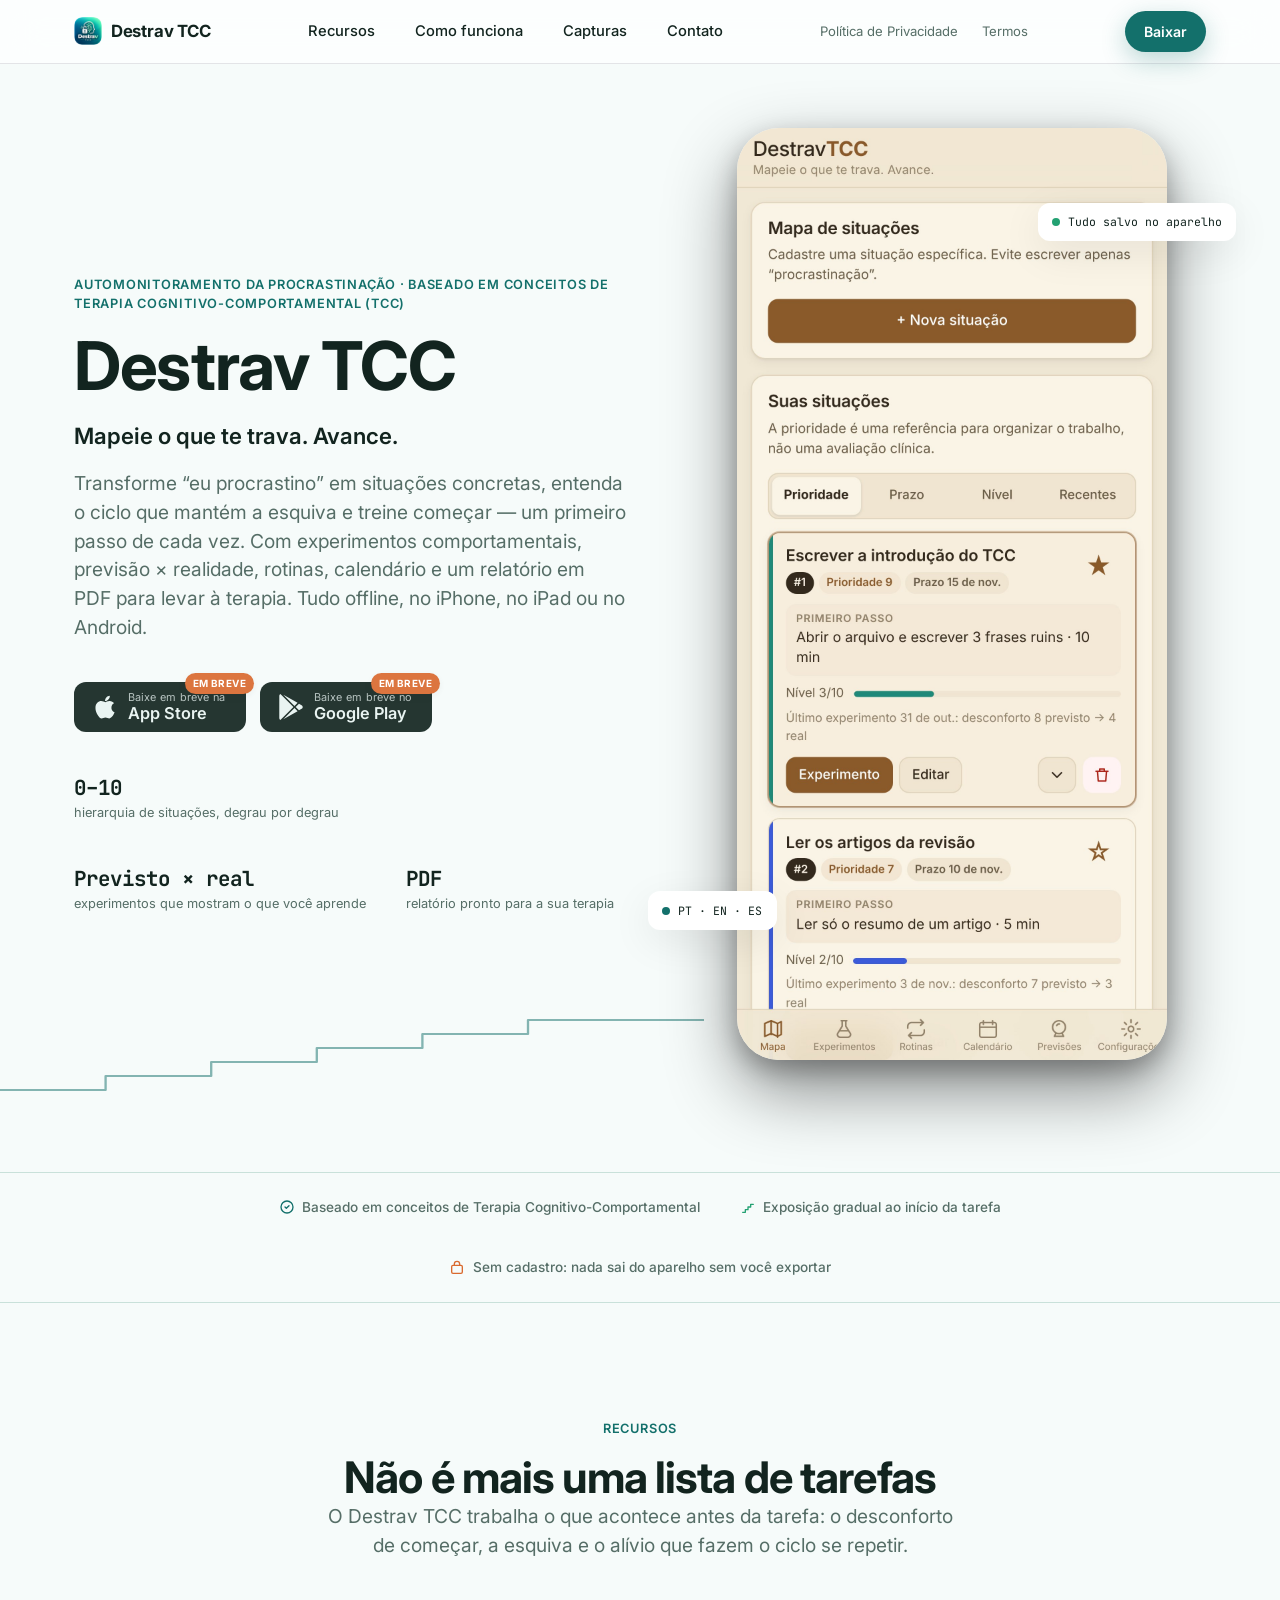
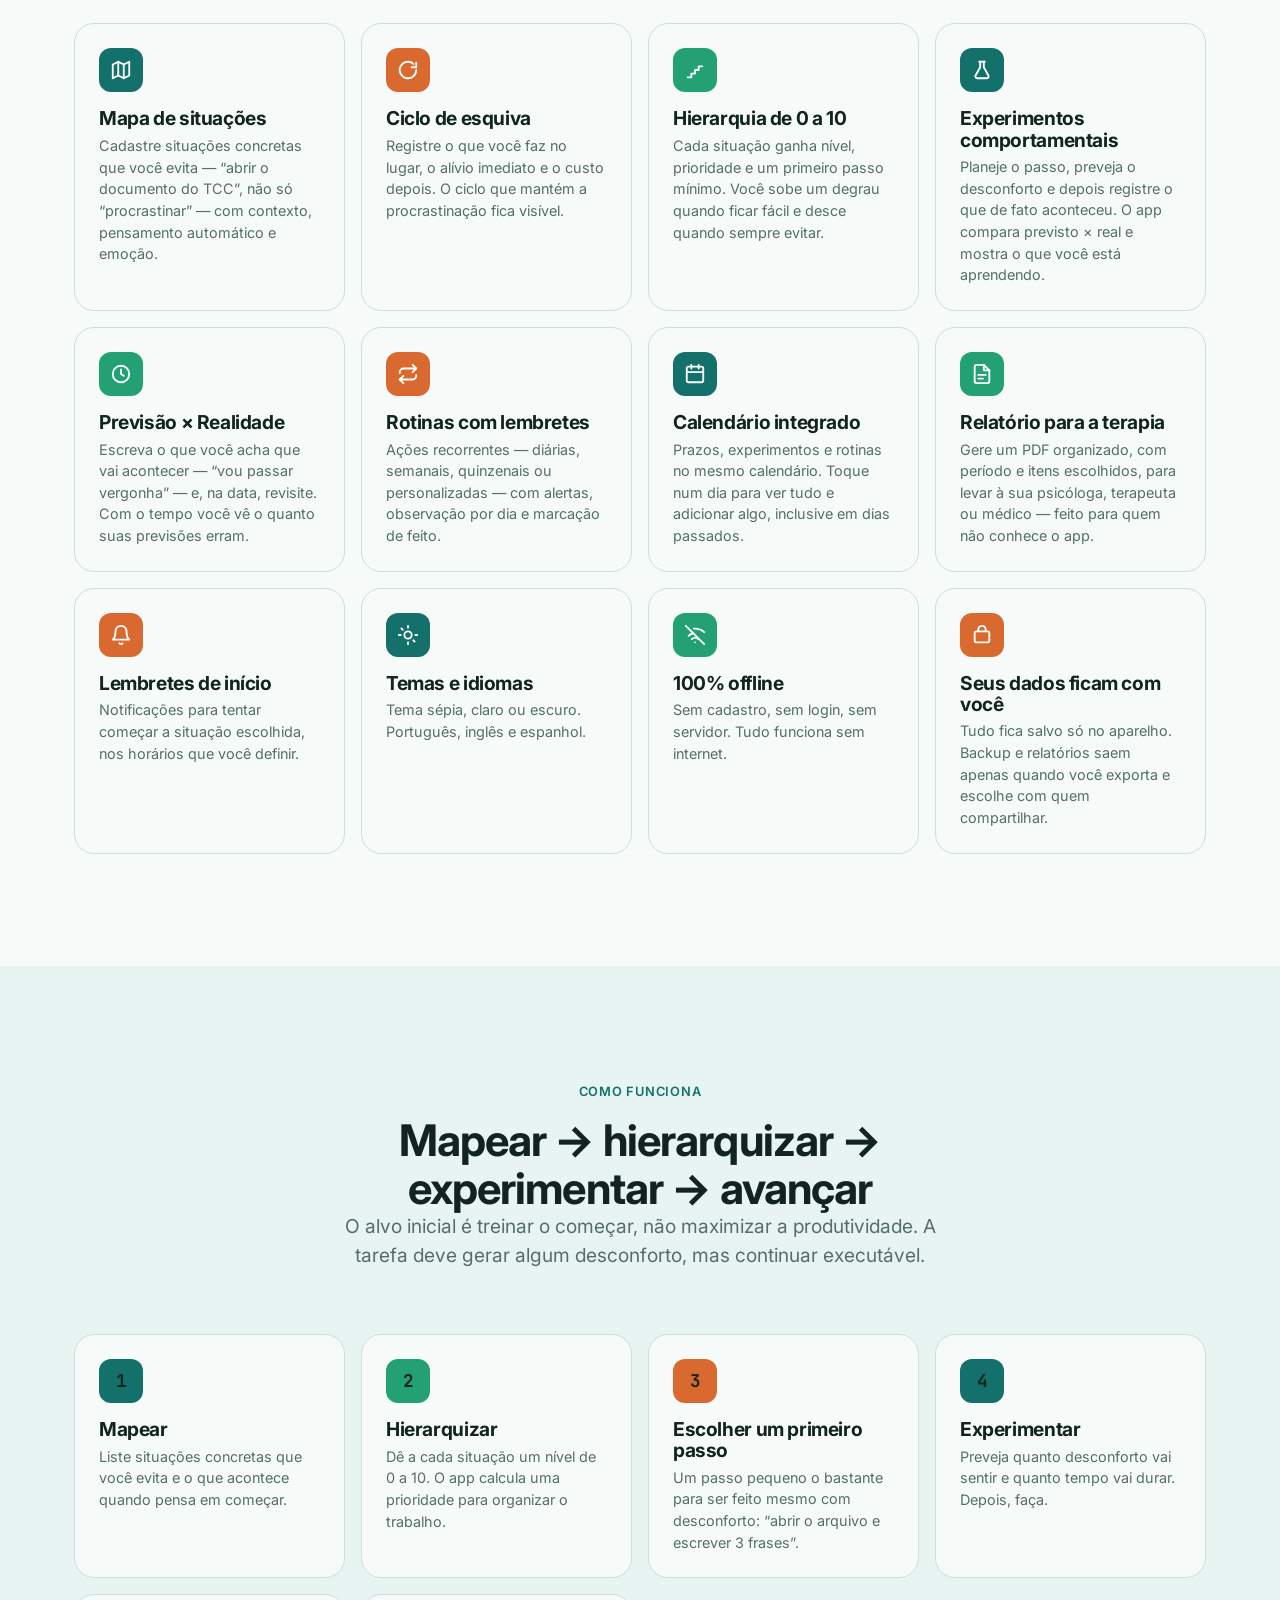
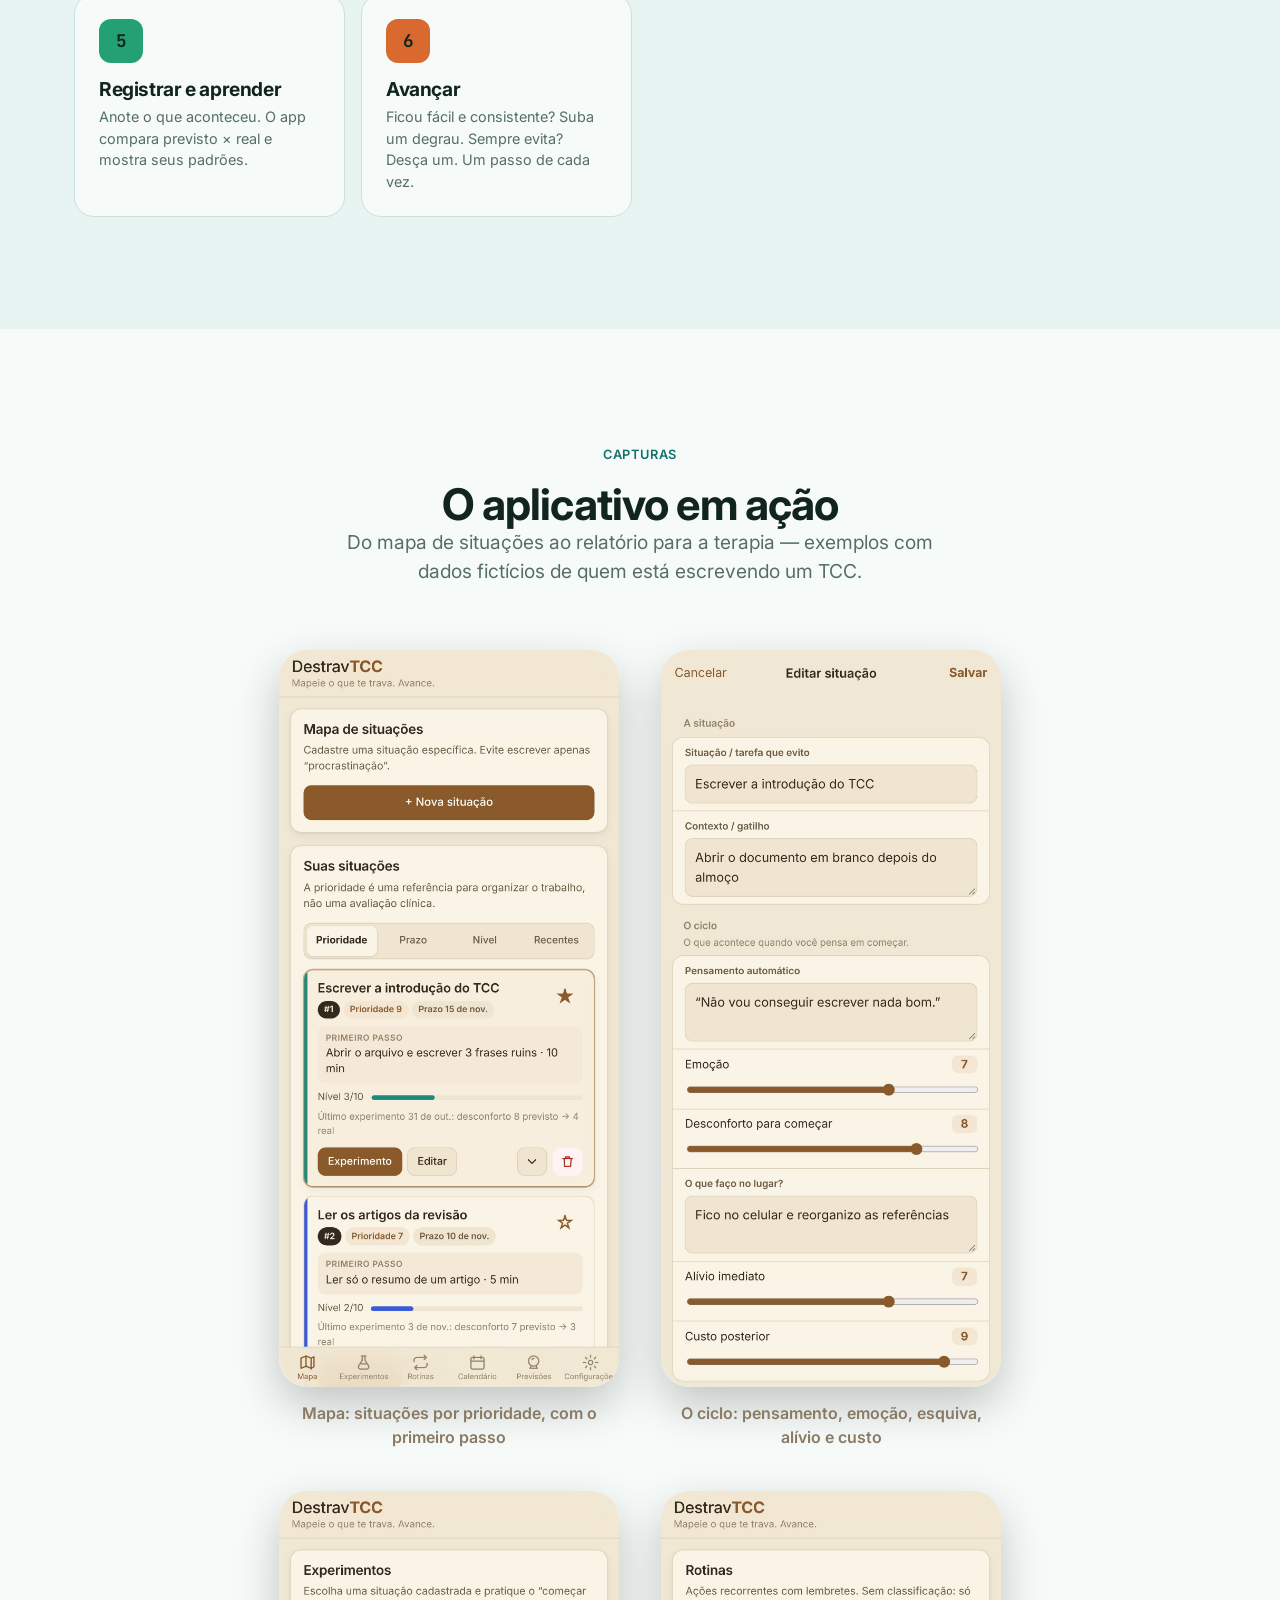
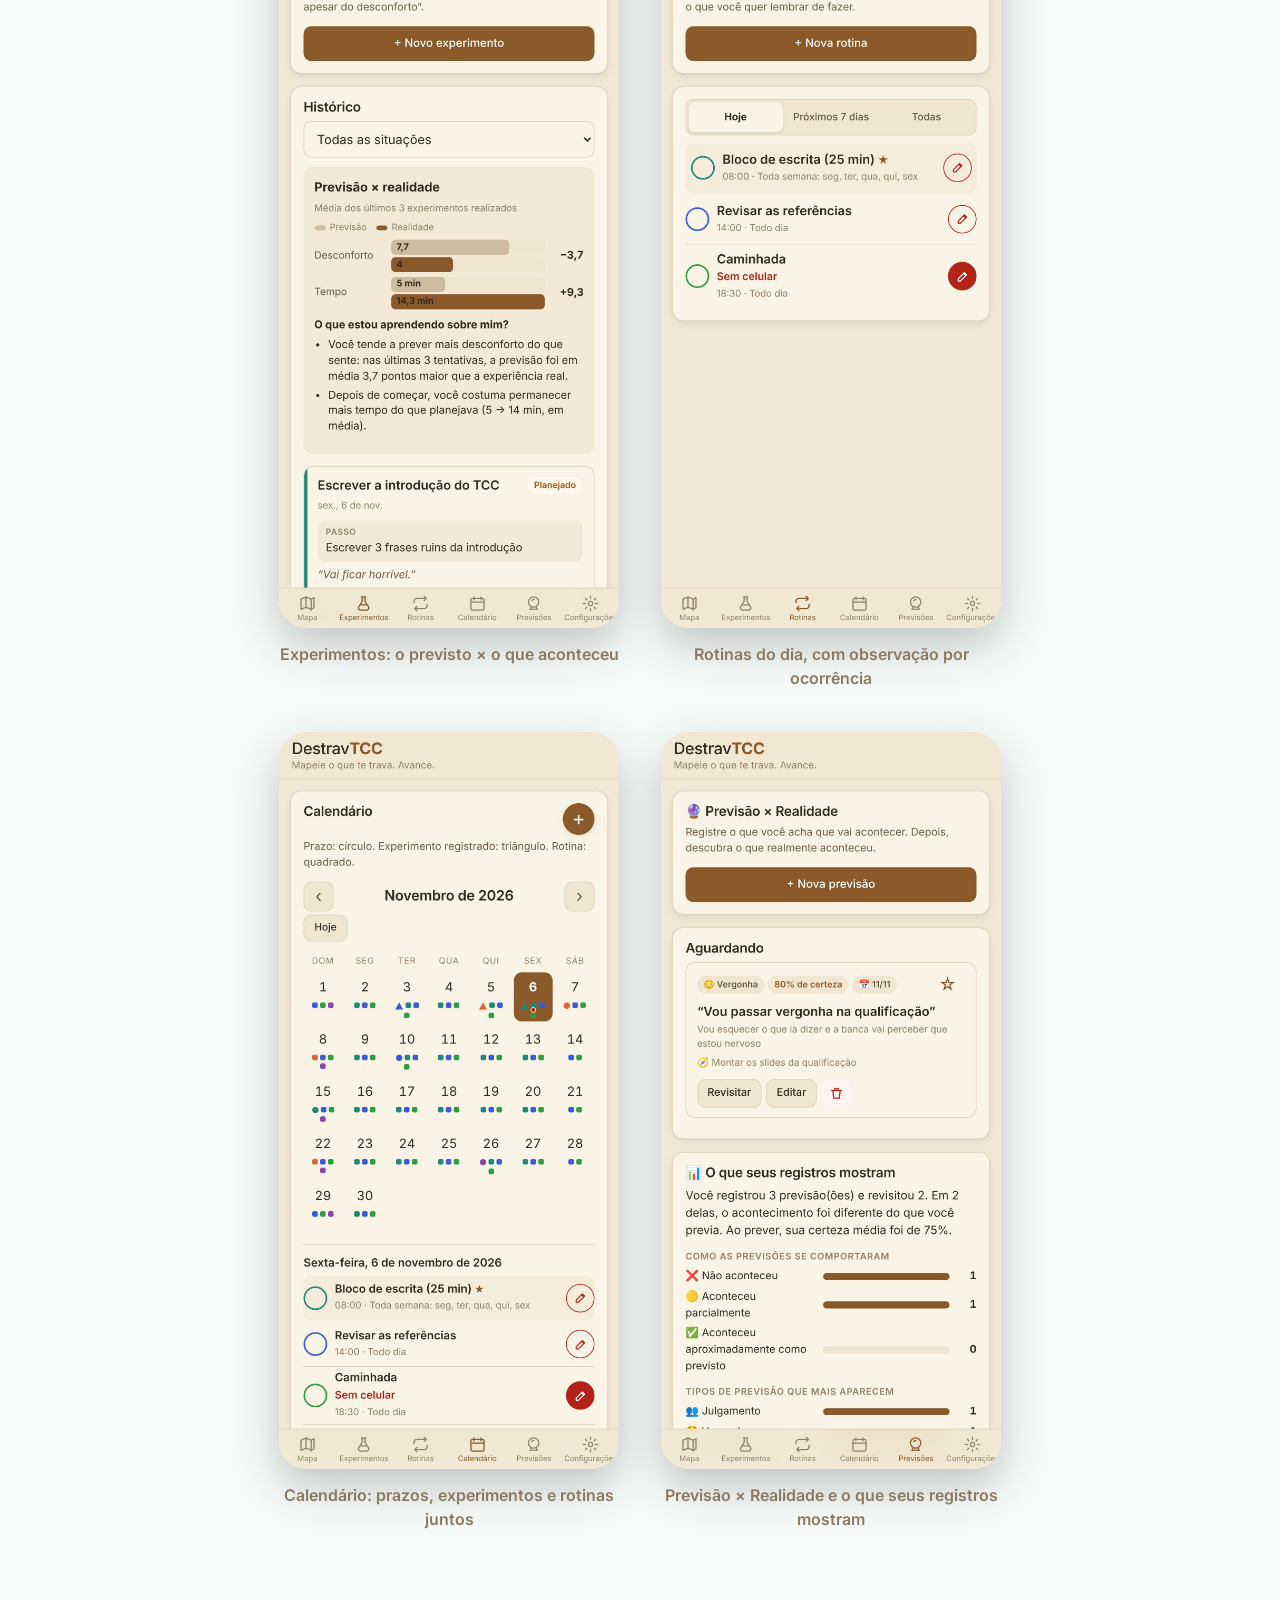
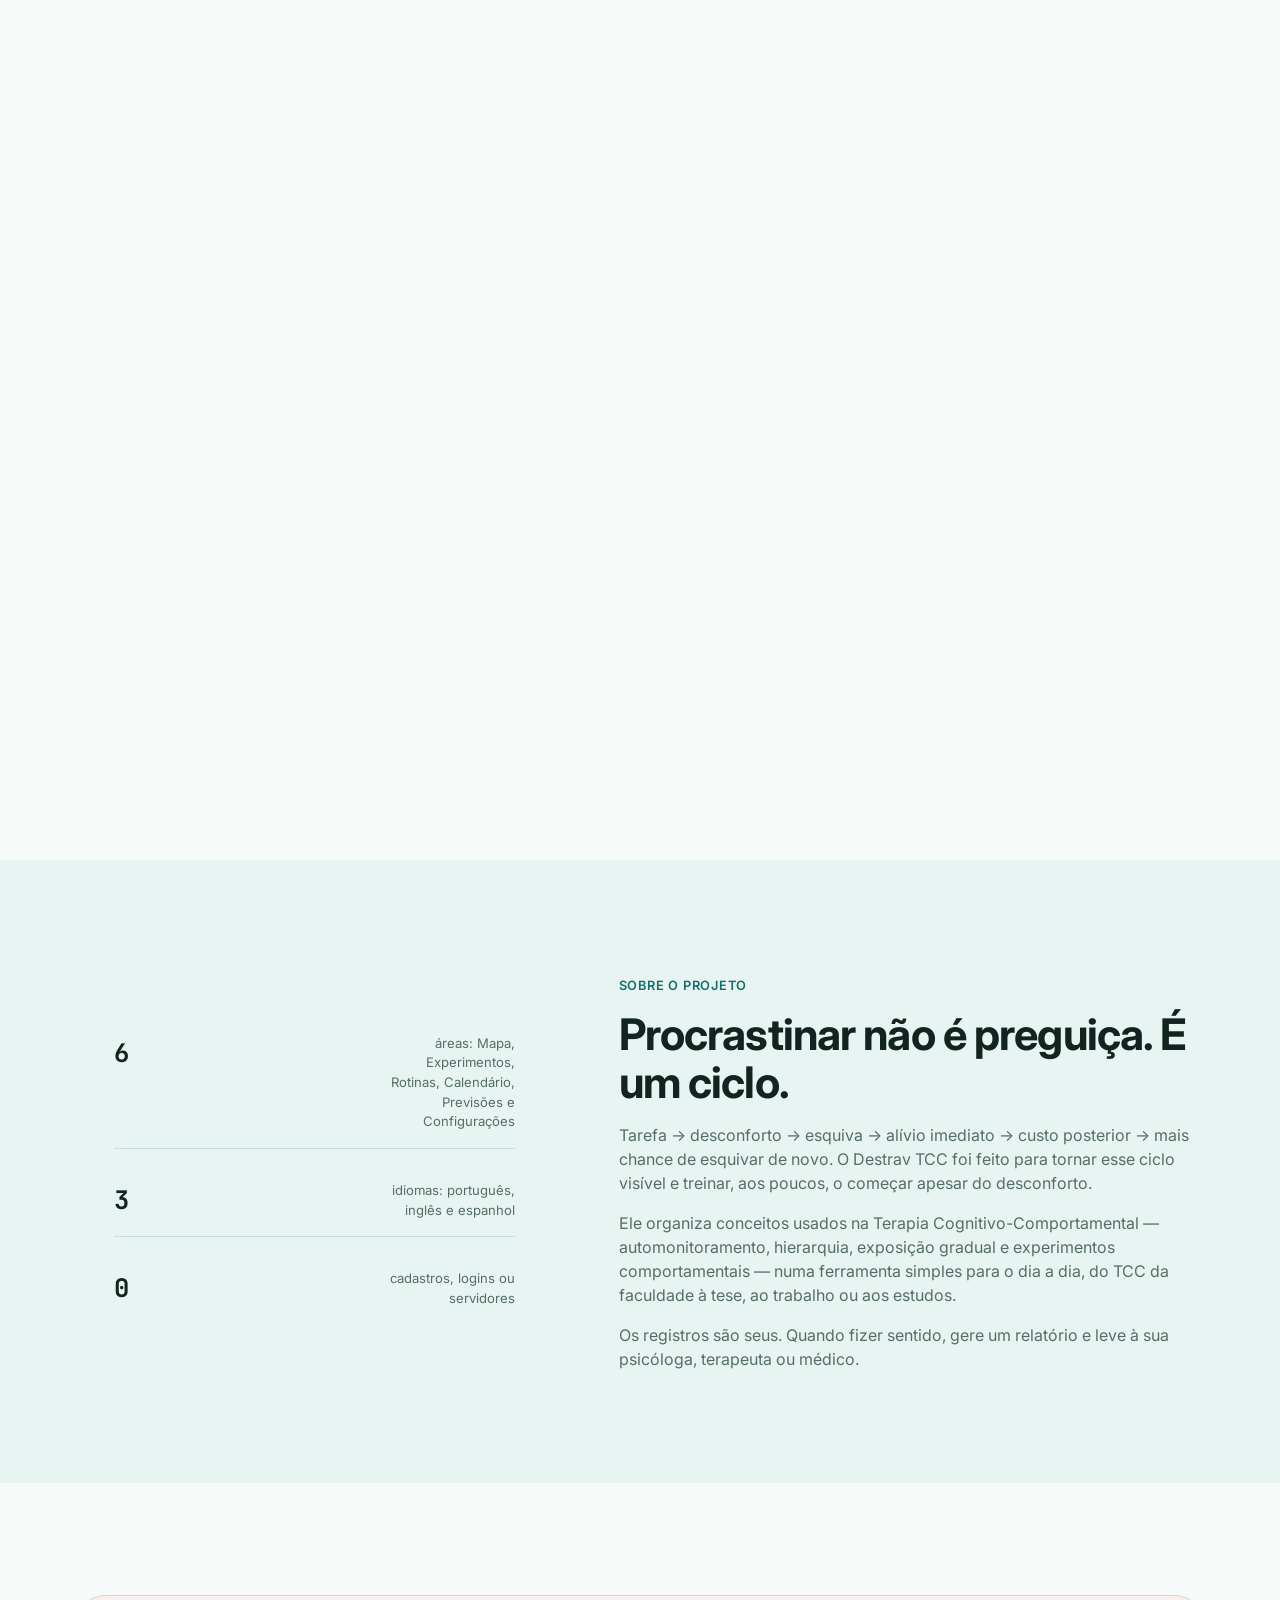
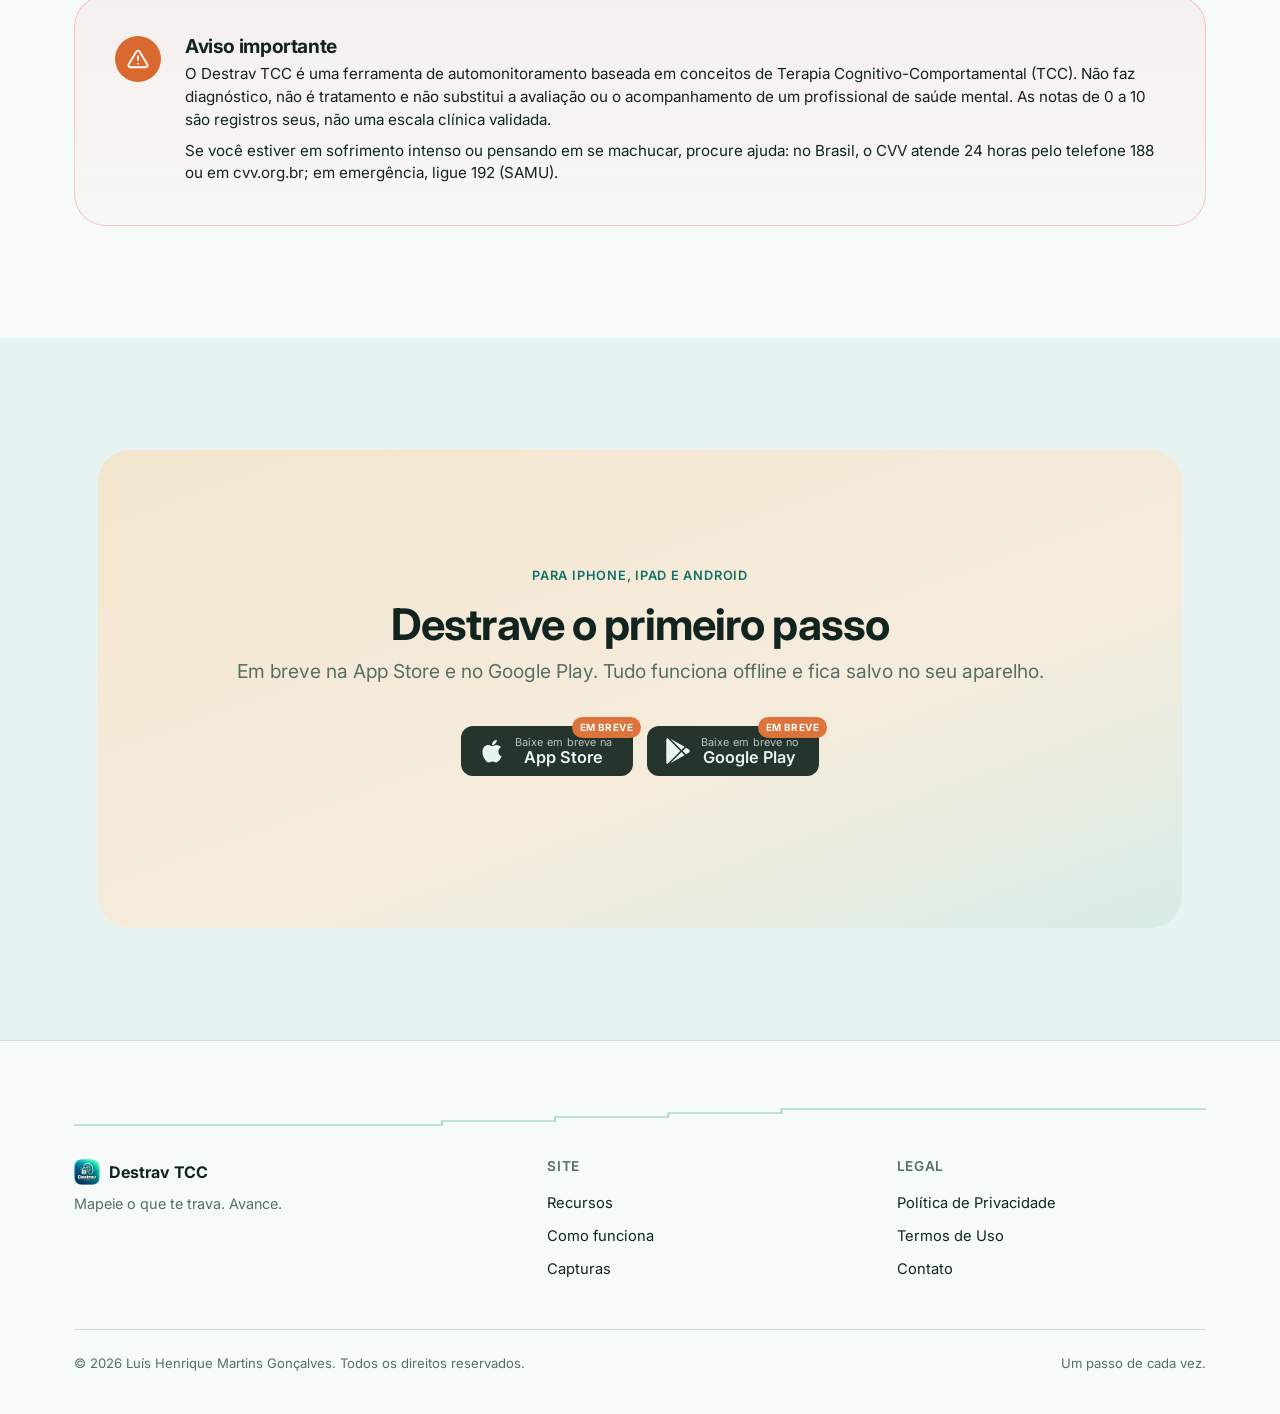
<file: index.html>
<!DOCTYPE html>
<html lang="pt-BR">
<head>
<meta charset="UTF-8" />
<meta name="viewport" content="width=device-width, initial-scale=1.0" />
<title>Destrav TCC — Mapeie o que te trava. Avance.</title>
<meta name="description" content="Destrav TCC é um app de automonitoramento da procrastinação baseado em conceitos de Terapia Cognitivo-Comportamental (TCC): mapa de situações, hierarquia, primeiro passo, experimentos comportamentais, rotinas, calendário e relatório em PDF para a terapia. Offline, para iPhone, iPad e Android." />
<meta name="author" content="Luís Henrique Martins Gonçalves" />
<link rel="canonical" href="https://drluishmg-code.github.io/destravtcc/index.html" />
<meta name="robots" content="index, follow" />

<link rel="icon" type="image/x-icon" href="assets/favicon.ico" />
<link rel="apple-touch-icon" href="assets/apple-touch-icon.png" />
<link rel="manifest" href="manifest.json" />
<meta name="theme-color" content="#13706b" />

<meta property="og:type" content="website" />
<meta property="og:title" content="Destrav TCC — Mapeie o que te trava. Avance." />
<meta property="og:description" content="Destrav TCC é um app de automonitoramento da procrastinação baseado em conceitos de Terapia Cognitivo-Comportamental (TCC): mapa de situações, hierarquia, primeiro passo, experimentos comportamentais, rotinas, calendário e relatório em PDF para a terapia. Offline, para iPhone, iPad e Android." />
<meta property="og:image" content="https://drluishmg-code.github.io/destravtcc/assets/social-preview.png" />
<meta property="og:url" content="https://drluishmg-code.github.io/destravtcc/index.html" />
<meta property="og:locale" content="pt_BR" />
<meta property="og:site_name" content="Destrav TCC" />
<meta name="twitter:card" content="summary_large_image" />
<meta name="twitter:title" content="Destrav TCC — Mapeie o que te trava. Avance." />
<meta name="twitter:description" content="Destrav TCC é um app de automonitoramento da procrastinação baseado em conceitos de Terapia Cognitivo-Comportamental (TCC): mapa de situações, hierarquia, primeiro passo, experimentos comportamentais, rotinas, calendário e relatório em PDF para a terapia. Offline, para iPhone, iPad e Android." />
<meta name="twitter:image" content="https://drluishmg-code.github.io/destravtcc/assets/social-preview.png" />

<link rel="preconnect" href="https://fonts.googleapis.com" />
<link rel="preconnect" href="https://fonts.gstatic.com" crossorigin />
<link href="https://fonts.googleapis.com/css2?family=Inter:wght@400;500;600;700;800&family=JetBrains+Mono:wght@500;700&display=swap" rel="stylesheet" />
<link rel="stylesheet" href="style.css" />
<script type="application/ld+json">
{
  "@context": "https://schema.org",
  "@type": "MobileApplication",
  "name": "Destrav TCC",
  "applicationCategory": "HealthApplication",
  "operatingSystem": "iOS, Android",
  "description": "Aplicativo de automonitoramento da procrastinação baseado em conceitos de Terapia Cognitivo-Comportamental: mapa de situações, hierarquia, experimentos comportamentais, previsão × realidade, rotinas, calendário e relatório em PDF para a terapia. Funciona offline.",
  "author": { "@type": "Person", "name": "Luís Henrique Martins Gonçalves" }
}
</script>
</head>
<body>

<a class="visually-hidden" href="#main">Pular para o conteúdo</a>

<!-- ===================== HEADER ===================== -->
<header class="site-header">
  <div class="container nav">
    <a href="index.html" class="nav-brand">
      <img src="assets/logo.png" alt="" width="28" height="28" />
      <span>Destrav TCC</span>
    </a>

    <nav class="nav-links" aria-label="Navegação principal">
      <a href="#recursos">Recursos</a>
      <a href="#como-funciona">Como funciona</a>
      <a href="#capturas">Capturas</a>
      <a href="contact.html">Contato</a>
    </nav>

    <div class="nav-secondary-links" aria-label="Navegação legal">
      <a href="privacy.html">Política de Privacidade</a>
      <a href="terms.html">Termos</a>
    </div>

    <div class="nav-cta">
      <a href="#download" class="btn btn-primary" style="padding:0.6rem 1.2rem; font-size:0.88rem;">Baixar</a>
      <button class="nav-toggle" aria-label="Abrir menu" aria-expanded="false" aria-controls="navDrawer">
        <span></span><span></span><span></span>
      </button>
    </div>
  </div>

  <div class="nav-drawer" id="navDrawer">
    <a href="#recursos">Recursos</a>
    <a href="#como-funciona">Como funciona</a>
    <a href="#capturas">Capturas</a>
    <a href="contact.html">Contato</a>
    <a href="privacy.html">Política de Privacidade</a>
    <a href="terms.html">Termos de Uso</a>
  </div>
</header>

<main id="main">

  <!-- ===================== HERO ===================== -->
  <section class="hero">
    <svg class="hero-ecg" viewBox="0 0 600 90" preserveAspectRatio="none" aria-hidden="true">
      <path d="M0 78 H90 V64 H180 V50 H270 V36 H360 V22 H450 V8 H600" />
    </svg>

    <div class="container">
      <div class="hero-copy reveal">
        <span class="eyebrow">Automonitoramento da procrastinação · baseado em conceitos de Terapia Cognitivo-Comportamental (TCC)</span>
        <h1>Destrav TCC</h1>
        <p class="lede-title">Mapeie o que te trava. Avance.</p>
        <p class="lede">Transforme “eu procrastino” em situações concretas, entenda o ciclo que mantém a esquiva e treine começar — um primeiro passo de cada vez. Com experimentos comportamentais, previsão × realidade, rotinas, calendário e um relatório em PDF para levar à terapia. Tudo offline, no iPhone, no iPad ou no Android.</p>

        <div class="hero-actions">
          <!-- BOTOES-LOJA: para ativar, rode ferramentas/publicar-lojas.py -->
          <div class="store-actions">
            <a href="#" class="store-btn is-soon" aria-disabled="true" onclick="return false;" aria-label="Em breve na App Store">
              <span class="store-btn-soon-tag">Em breve</span>
              <svg viewBox="0 0 384 512" aria-hidden="true"><path d="M318.7 268.7c-.2-36.7 16.4-64.4 50-84.8-18.8-26.9-47.2-41.7-84.7-44.6-35.5-2.8-74.3 20.7-88.5 20.7-15 0-49.4-19.7-76.4-19.7C63.3 141 4 184.8 4 273.7q0 39.4 14.4 81.2c12.8 36.7 59 126.7 107.2 125.2 25.2-.6 43-17.9 75.8-17.9 31.8 0 48.3 17.9 76.4 17.9 48.6-.7 90.4-82.5 102.6-119.3-65.2-30.7-61.7-90-61.7-91.1zm-56.6-164.2c27.3-32.4 24.8-61.9 24-72.5-24.1 1.4-52 16.4-67.9 34.9-17.5 19.8-27.8 44.3-25.6 71.9 26.1 2 49.9-11.4 69.5-34.3z"/></svg>
              <span class="store-btn-copy">
                <small>Baixe em breve na</small>
                <strong>App Store</strong>
              </span>
            </a>

            <a href="#" class="store-btn is-soon" aria-disabled="true" onclick="return false;" aria-label="Em breve no Google Play">
              <span class="store-btn-soon-tag">Em breve</span>
              <svg viewBox="0 0 512 512" aria-hidden="true"><path d="M325.3 234.3L104.6 13l280.8 161.2-60.1 60.1zM47 0C34 6.8 25.3 19.2 25.3 35.3v441.3c0 16.1 8.7 28.5 21.7 35.3l256.6-256L47 0zm425.2 225.6l-58.9-34.1-65.7 64.5 65.7 64.5 60.1-34.1c18-14.3 18-46.5-1.2-60.8zM104.6 499l280.8-161.2-60.1-60.1L104.6 499z"/></svg>
              <span class="store-btn-copy">
                <small>Baixe em breve no</small>
                <strong>Google Play</strong>
              </span>
            </a>
          </div>
        </div>

        <div class="hero-meta">
          <div>
            <strong>0–10</strong>
            <span>hierarquia de situações, degrau por degrau</span>
          </div>
          <div>
            <strong>Previsto × real</strong>
            <span>experimentos que mostram o que você aprende</span>
          </div>
          <div>
            <strong>PDF</strong>
            <span>relatório pronto para a sua terapia</span>
          </div>
        </div>
      </div>

      <div class="hero-figure reveal">
        <img src="assets/screenshots/mapa.jpg" alt="Tela principal do Destrav TCC com o mapa de situações" class="hero-app-image">
        <div class="floating-chip chip-1"><span class="dot green"></span> Tudo salvo no aparelho</div>
        <div class="floating-chip chip-2"><span class="dot blue"></span> PT · EN · ES</div>
      </div>
    </div>
  </section>

  <!-- ===================== TRUST BAR ===================== -->
  <div class="trust-bar">
    <div class="container">
      <ul>
        <li>
          <svg viewBox="0 0 24 24" fill="none" stroke="var(--color-blue)" stroke-width="2" stroke-linecap="round" stroke-linejoin="round" aria-hidden="true"><path d="M9 12l2 2 4-4"/><circle cx="12" cy="12" r="9"/></svg>
          Baseado em conceitos de Terapia Cognitivo-Comportamental
        </li>
        <li>
          <svg viewBox="0 0 24 24" fill="none" stroke="var(--color-green)" stroke-width="2" stroke-linecap="round" stroke-linejoin="round" aria-hidden="true"><path d="M4 20h4v-4h4v-4h4V8h4"/></svg>
          Exposição gradual ao início da tarefa
        </li>
        <li>
          <svg viewBox="0 0 24 24" fill="none" stroke="var(--color-red)" stroke-width="2" stroke-linecap="round" stroke-linejoin="round" aria-hidden="true"><rect x="4" y="8" width="16" height="12" rx="2"/><path d="M8 8V6a4 4 0 0 1 8 0v2"/></svg>
          Sem cadastro: nada sai do aparelho sem você exportar
        </li>
      </ul>
    </div>
  </div>

  <!-- ===================== RECURSOS ===================== -->
  <section class="section" id="recursos">
    <div class="container">
      <div class="section-head center reveal">
        <span class="eyebrow">Recursos</span>
        <h2>Não é mais uma lista de tarefas</h2>
        <p class="lede">O Destrav TCC trabalha o que acontece antes da tarefa: o desconforto de começar, a esquiva e o alívio que fazem o ciclo se repetir.</p>
      </div>

      <div class="features-grid">
        <div class="feature-card reveal">
          <div class="feature-icon blue"><svg viewBox="0 0 24 24" fill="none" stroke="currentColor" stroke-width="2" stroke-linecap="round" stroke-linejoin="round"><path d="M3 6l6-3 6 3 6-3v15l-6 3-6-3-6 3z"/><path d="M9 3v15M15 6v15"/></svg></div>
          <h3>Mapa de situações</h3>
          <p>Cadastre situações concretas que você evita — “abrir o documento do TCC”, não só “procrastinar” — com contexto, pensamento automático e emoção.</p>
        </div>
        <div class="feature-card reveal">
          <div class="feature-icon red"><svg viewBox="0 0 24 24" fill="none" stroke="currentColor" stroke-width="2" stroke-linecap="round" stroke-linejoin="round"><path d="M21 12a9 9 0 1 1-3-6.7"/><path d="M21 4v5h-5"/></svg></div>
          <h3>Ciclo de esquiva</h3>
          <p>Registre o que você faz no lugar, o alívio imediato e o custo depois. O ciclo que mantém a procrastinação fica visível.</p>
        </div>
        <div class="feature-card reveal">
          <div class="feature-icon green"><svg viewBox="0 0 24 24" fill="none" stroke="currentColor" stroke-width="2" stroke-linecap="round" stroke-linejoin="round"><path d="M4 20h4v-4h4v-4h4V8h4"/></svg></div>
          <h3>Hierarquia de 0 a 10</h3>
          <p>Cada situação ganha nível, prioridade e um primeiro passo mínimo. Você sobe um degrau quando ficar fácil e desce quando sempre evitar.</p>
        </div>
        <div class="feature-card reveal">
          <div class="feature-icon blue"><svg viewBox="0 0 24 24" fill="none" stroke="currentColor" stroke-width="2" stroke-linecap="round" stroke-linejoin="round"><path d="M9 3h6"/><path d="M10 3v6L5 18a2 2 0 0 0 1.7 3h10.6a2 2 0 0 0 1.7-3L14 9V3"/></svg></div>
          <h3>Experimentos comportamentais</h3>
          <p>Planeje o passo, preveja o desconforto e depois registre o que de fato aconteceu. O app compara previsto × real e mostra o que você está aprendendo.</p>
        </div>
        <div class="feature-card reveal">
          <div class="feature-icon green"><svg viewBox="0 0 24 24" fill="none" stroke="currentColor" stroke-width="2" stroke-linecap="round" stroke-linejoin="round"><circle cx="12" cy="12" r="9"/><path d="M12 7v5l3 2"/></svg></div>
          <h3>Previsão × Realidade</h3>
          <p>Escreva o que você acha que vai acontecer — “vou passar vergonha” — e, na data, revisite. Com o tempo você vê o quanto suas previsões erram.</p>
        </div>
        <div class="feature-card reveal">
          <div class="feature-icon red"><svg viewBox="0 0 24 24" fill="none" stroke="currentColor" stroke-width="2" stroke-linecap="round" stroke-linejoin="round"><path d="M17 2l4 4-4 4"/><path d="M3 11v-1a4 4 0 0 1 4-4h14"/><path d="M7 22l-4-4 4-4"/><path d="M21 13v1a4 4 0 0 1-4 4H3"/></svg></div>
          <h3>Rotinas com lembretes</h3>
          <p>Ações recorrentes — diárias, semanais, quinzenais ou personalizadas — com alertas, observação por dia e marcação de feito.</p>
        </div>
        <div class="feature-card reveal">
          <div class="feature-icon blue"><svg viewBox="0 0 24 24" fill="none" stroke="currentColor" stroke-width="2" stroke-linecap="round" stroke-linejoin="round"><rect x="3" y="4" width="18" height="17" rx="2"/><path d="M16 2v4M8 2v4M3 10h18"/></svg></div>
          <h3>Calendário integrado</h3>
          <p>Prazos, experimentos e rotinas no mesmo calendário. Toque num dia para ver tudo e adicionar algo, inclusive em dias passados.</p>
        </div>
        <div class="feature-card reveal">
          <div class="feature-icon green"><svg viewBox="0 0 24 24" fill="none" stroke="currentColor" stroke-width="2" stroke-linecap="round" stroke-linejoin="round"><path d="M14 2H6a2 2 0 0 0-2 2v16a2 2 0 0 0 2 2h12a2 2 0 0 0 2-2V8z"/><path d="M14 2v6h6M8 13h8M8 17h5"/></svg></div>
          <h3>Relatório para a terapia</h3>
          <p>Gere um PDF organizado, com período e itens escolhidos, para levar à sua psicóloga, terapeuta ou médico — feito para quem não conhece o app.</p>
        </div>
        <div class="feature-card reveal">
          <div class="feature-icon red"><svg viewBox="0 0 24 24" fill="none" stroke="currentColor" stroke-width="2" stroke-linecap="round" stroke-linejoin="round"><path d="M6 8a6 6 0 0 1 12 0c0 7 3 9 3 9H3s3-2 3-9"/><path d="M10.3 21a1.94 1.94 0 0 0 3.4 0"/></svg></div>
          <h3>Lembretes de início</h3>
          <p>Notificações para tentar começar a situação escolhida, nos horários que você definir.</p>
        </div>
        <div class="feature-card reveal">
          <div class="feature-icon blue"><svg viewBox="0 0 24 24" fill="none" stroke="currentColor" stroke-width="2" stroke-linecap="round" stroke-linejoin="round"><circle cx="12" cy="12" r="4"/><path d="M12 2v2M12 20v2M4.9 4.9l1.4 1.4M17.7 17.7l1.4 1.4M2 12h2M20 12h2"/></svg></div>
          <h3>Temas e idiomas</h3>
          <p>Tema sépia, claro ou escuro. Português, inglês e espanhol.</p>
        </div>
        <div class="feature-card reveal">
          <div class="feature-icon green"><svg viewBox="0 0 24 24" fill="none" stroke="currentColor" stroke-width="2" stroke-linecap="round" stroke-linejoin="round"><path d="M2 2l20 20"/><path d="M8.5 16.5a5 5 0 0 1 7 0"/><path d="M5 12.9a10 10 0 0 1 5.2-2.8"/><path d="M10.7 5.1A15 15 0 0 1 22 8.8"/><path d="M12 20h.01"/></svg></div>
          <h3>100% offline</h3>
          <p>Sem cadastro, sem login, sem servidor. Tudo funciona sem internet.</p>
        </div>
        <div class="feature-card reveal">
          <div class="feature-icon red"><svg viewBox="0 0 24 24" fill="none" stroke="currentColor" stroke-width="2" stroke-linecap="round" stroke-linejoin="round"><rect x="4" y="8" width="16" height="12" rx="2"/><path d="M8 8V6a4 4 0 0 1 8 0v2"/></svg></div>
          <h3>Seus dados ficam com você</h3>
          <p>Tudo fica salvo só no aparelho. Backup e relatórios saem apenas quando você exporta e escolhe com quem compartilhar.</p>
        </div>
      </div>
    </div>
  </section>

  <!-- ===================== COMO FUNCIONA ===================== -->
  <section class="section section-alt" id="como-funciona">
    <div class="container">
      <div class="section-head center reveal">
        <span class="eyebrow">Como funciona</span>
        <h2>Mapear → hierarquizar → experimentar → avançar</h2>
        <p class="lede">O alvo inicial é treinar o começar, não maximizar a produtividade. A tarefa deve gerar algum desconforto, mas continuar executável.</p>
      </div>

      <div class="features-grid">
        <div class="feature-card reveal">
          <div class="feature-icon blue" style="font-family:var(--font-mono);font-weight:700;font-size:1.1rem;">1</div>
          <h3>Mapear</h3>
          <p>Liste situações concretas que você evita e o que acontece quando pensa em começar.</p>
        </div>
        <div class="feature-card reveal">
          <div class="feature-icon green" style="font-family:var(--font-mono);font-weight:700;font-size:1.1rem;">2</div>
          <h3>Hierarquizar</h3>
          <p>Dê a cada situação um nível de 0 a 10. O app calcula uma prioridade para organizar o trabalho.</p>
        </div>
        <div class="feature-card reveal">
          <div class="feature-icon red" style="font-family:var(--font-mono);font-weight:700;font-size:1.1rem;">3</div>
          <h3>Escolher um primeiro passo</h3>
          <p>Um passo pequeno o bastante para ser feito mesmo com desconforto: “abrir o arquivo e escrever 3 frases”.</p>
        </div>
        <div class="feature-card reveal">
          <div class="feature-icon blue" style="font-family:var(--font-mono);font-weight:700;font-size:1.1rem;">4</div>
          <h3>Experimentar</h3>
          <p>Preveja quanto desconforto vai sentir e quanto tempo vai durar. Depois, faça.</p>
        </div>
        <div class="feature-card reveal">
          <div class="feature-icon green" style="font-family:var(--font-mono);font-weight:700;font-size:1.1rem;">5</div>
          <h3>Registrar e aprender</h3>
          <p>Anote o que aconteceu. O app compara previsto × real e mostra seus padrões.</p>
        </div>
        <div class="feature-card reveal">
          <div class="feature-icon red" style="font-family:var(--font-mono);font-weight:700;font-size:1.1rem;">6</div>
          <h3>Avançar</h3>
          <p>Ficou fácil e consistente? Suba um degrau. Sempre evita? Desça um. Um passo de cada vez.</p>
        </div>
      </div>
    </div>
  </section>

  <!-- ===================== CAPTURAS DE TELA ===================== -->
  <section class="section" id="capturas">
    <div class="container">
      <div class="section-head center reveal">
        <span class="eyebrow">Capturas</span>
        <h2>O aplicativo em ação</h2>
        <p class="lede">Do mapa de situações ao relatório para a terapia — exemplos com dados fictícios de quem está escrevendo um TCC.</p>
      </div>

      <div class="screens-gallery">
        <figure class="screen-card reveal">
          <img src="assets/screenshots/mapa.jpg" alt="Mapa de situações do Destrav TCC, ordenadas por prioridade">
          <figcaption>Mapa: situações por prioridade, com o primeiro passo</figcaption>
        </figure>
        <figure class="screen-card reveal">
          <img src="assets/screenshots/situacao.jpg" alt="Formulário de uma situação com o ciclo de esquiva">
          <figcaption>O ciclo: pensamento, emoção, esquiva, alívio e custo</figcaption>
        </figure>
        <figure class="screen-card reveal">
          <img src="assets/screenshots/experimentos.jpg" alt="Histórico de experimentos com previsão × realidade">
          <figcaption>Experimentos: o previsto × o que aconteceu</figcaption>
        </figure>
        <figure class="screen-card reveal">
          <img src="assets/screenshots/rotinas.jpg" alt="Rotinas do dia com lembretes">
          <figcaption>Rotinas do dia, com observação por ocorrência</figcaption>
        </figure>
        <figure class="screen-card reveal">
          <img src="assets/screenshots/calendario.jpg" alt="Calendário com prazos, experimentos e rotinas">
          <figcaption>Calendário: prazos, experimentos e rotinas juntos</figcaption>
        </figure>
        <figure class="screen-card reveal">
          <img src="assets/screenshots/previsoes.jpg" alt="Previsões aguardando revisão e estatísticas">
          <figcaption>Previsão × Realidade e o que seus registros mostram</figcaption>
        </figure>
        <figure class="screen-card reveal">
          <img src="assets/screenshots/exportar.jpg" alt="Exportação do relatório em PDF para terapia">
          <figcaption>Relatório em PDF para levar à terapia</figcaption>
        </figure>
        <figure class="screen-card reveal">
          <img src="assets/screenshots/calendario-escuro.jpg" alt="Calendário no tema escuro">
          <figcaption>Tema escuro, sépia ou claro</figcaption>
        </figure>
      </div>
    </div>
  </section>

  <!-- ===================== SOBRE ===================== -->
  <section class="section section-alt" id="sobre">
    <div class="container about-grid">
      <div class="about-visual reveal">
        <div class="stat-row"><strong>6</strong><span>áreas: Mapa, Experimentos, Rotinas, Calendário, Previsões e Configurações</span></div>
        <div class="stat-row"><strong>3</strong><span>idiomas: português, inglês e espanhol</span></div>
        <div class="stat-row"><strong>0</strong><span>cadastros, logins ou servidores</span></div>
      </div>

      <div class="about-copy reveal">
        <span class="eyebrow">Sobre o projeto</span>
        <h2>Procrastinar não é preguiça. É um ciclo.</h2>
        <p>Tarefa → desconforto → esquiva → alívio imediato → custo posterior → mais chance de esquivar de novo. O Destrav TCC foi feito para tornar esse ciclo visível e treinar, aos poucos, o começar apesar do desconforto.</p>
        <p>Ele organiza conceitos usados na Terapia Cognitivo-Comportamental — automonitoramento, hierarquia, exposição gradual e experimentos comportamentais — numa ferramenta simples para o dia a dia, do TCC da faculdade à tese, ao trabalho ou aos estudos.</p>
        <p>Os registros são seus. Quando fizer sentido, gere um relatório e leve à sua psicóloga, terapeuta ou médico.</p>
      </div>
    </div>
  </section>

  <!-- ===================== AVISO IMPORTANTE ===================== -->
  <section class="section">
    <div class="container">
      <div class="notice reveal">
        <div class="notice-icon">
          <svg viewBox="0 0 24 24" fill="none" stroke="currentColor" stroke-width="2" stroke-linecap="round" stroke-linejoin="round"><path d="M12 9v4"/><path d="M12 17h.01"/><path d="M10.3 3.9 1.8 18a2 2 0 0 0 1.7 3h17a2 2 0 0 0 1.7-3L13.7 3.9a2 2 0 0 0-3.4 0z"/></svg>
        </div>
        <div>
          <h3>Aviso importante</h3>
          <p>O Destrav TCC é uma ferramenta de automonitoramento baseada em conceitos de Terapia Cognitivo-Comportamental (TCC). Não faz diagnóstico, não é tratamento e não substitui a avaliação ou o acompanhamento de um profissional de saúde mental. As notas de 0 a 10 são registros seus, não uma escala clínica validada.</p>
          <p>Se você estiver em sofrimento intenso ou pensando em se machucar, procure ajuda: no Brasil, o CVV atende 24 horas pelo telefone 188 ou em cvv.org.br; em emergência, ligue 192 (SAMU).</p>
        </div>
      </div>
    </div>
  </section>

  <!-- ===================== CTA FINAL / DOWNLOAD ===================== -->
  <section class="section section-alt" id="download">
    <div class="container">
      <div class="final-cta reveal">
        <span class="eyebrow">Para iPhone, iPad e Android</span>
        <h2>Destrave o primeiro passo</h2>
        <p class="lede">Em breve na App Store e no Google Play. Tudo funciona offline e fica salvo no seu aparelho.</p>
        <div class="hero-actions">
          <!-- BOTOES-LOJA: para ativar, rode ferramentas/publicar-lojas.py -->
          <div class="store-actions" style="justify-content:center;">
            <a href="#" class="store-btn is-soon" aria-disabled="true" onclick="return false;" aria-label="Em breve na App Store">
              <span class="store-btn-soon-tag">Em breve</span>
              <svg viewBox="0 0 384 512" aria-hidden="true"><path d="M318.7 268.7c-.2-36.7 16.4-64.4 50-84.8-18.8-26.9-47.2-41.7-84.7-44.6-35.5-2.8-74.3 20.7-88.5 20.7-15 0-49.4-19.7-76.4-19.7C63.3 141 4 184.8 4 273.7q0 39.4 14.4 81.2c12.8 36.7 59 126.7 107.2 125.2 25.2-.6 43-17.9 75.8-17.9 31.8 0 48.3 17.9 76.4 17.9 48.6-.7 90.4-82.5 102.6-119.3-65.2-30.7-61.7-90-61.7-91.1zm-56.6-164.2c27.3-32.4 24.8-61.9 24-72.5-24.1 1.4-52 16.4-67.9 34.9-17.5 19.8-27.8 44.3-25.6 71.9 26.1 2 49.9-11.4 69.5-34.3z"/></svg>
              <span class="store-btn-copy">
                <small>Baixe em breve na</small>
                <strong>App Store</strong>
              </span>
            </a>

            <a href="#" class="store-btn is-soon" aria-disabled="true" onclick="return false;" aria-label="Em breve no Google Play">
              <span class="store-btn-soon-tag">Em breve</span>
              <svg viewBox="0 0 512 512" aria-hidden="true"><path d="M325.3 234.3L104.6 13l280.8 161.2-60.1 60.1zM47 0C34 6.8 25.3 19.2 25.3 35.3v441.3c0 16.1 8.7 28.5 21.7 35.3l256.6-256L47 0zm425.2 225.6l-58.9-34.1-65.7 64.5 65.7 64.5 60.1-34.1c18-14.3 18-46.5-1.2-60.8zM104.6 499l280.8-161.2-60.1-60.1L104.6 499z"/></svg>
              <span class="store-btn-copy">
                <small>Baixe em breve no</small>
                <strong>Google Play</strong>
              </span>
            </a>
          </div>
        </div>
      </div>
    </div>
  </section>

</main>

<!-- ===================== FOOTER ===================== -->
<footer class="site-footer">
  <div class="container">
    <svg class="ecg-divider" viewBox="0 0 800 24" preserveAspectRatio="none" aria-hidden="true">
      <path d="M0 20 H260 V16 H340 V12 H420 V8 H500 V4 H800"/>
    </svg>

    <div class="footer-top">
      <div>
        <div class="footer-brand">
          <img src="assets/logo.png" alt="" width="26" height="26" />
          <span>Destrav TCC</span>
        </div>
        <p class="footer-tagline">Mapeie o que te trava. Avance.</p>
      </div>

      <div class="footer-col">
        <h4>Site</h4>
        <ul>
          <li><a href="#recursos">Recursos</a></li>
          <li><a href="#como-funciona">Como funciona</a></li>
          <li><a href="#capturas">Capturas</a></li>
        </ul>
      </div>

      <div class="footer-col">
        <h4>Legal</h4>
        <ul>
          <li><a href="privacy.html">Política de Privacidade</a></li>
          <li><a href="terms.html">Termos de Uso</a></li>
          <li><a href="contact.html">Contato</a></li>
        </ul>
      </div>
    </div>

    <div class="footer-bottom">
      <span>© <span data-year>2026</span> Luís Henrique Martins Gonçalves. Todos os direitos reservados.</span>
      <span>Um passo de cada vez.</span>
    </div>
  </div>
</footer>

<button class="back-to-top" aria-label="Voltar ao topo">
  <svg viewBox="0 0 24 24" fill="none" stroke="currentColor" stroke-width="2" stroke-linecap="round" stroke-linejoin="round"><path d="M12 19V5"/><path d="M5 12l7-7 7 7"/></svg>
</button>

<script src="script.js"></script>
</body>
</html>
</file>
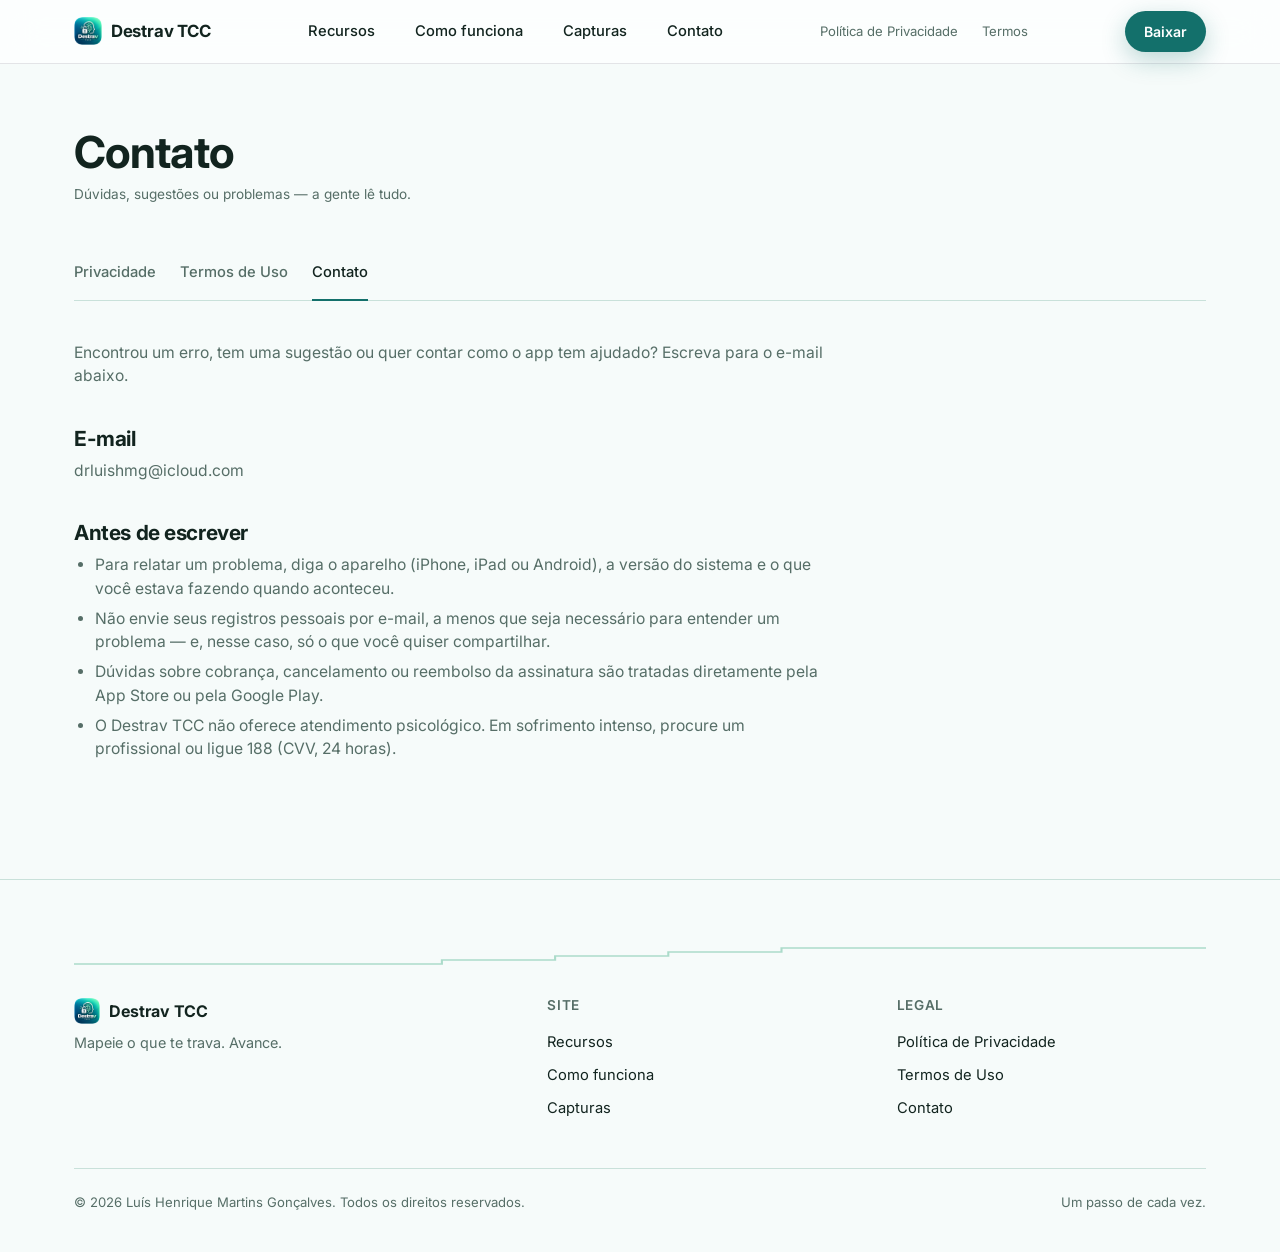
<file: contact.html>
<!DOCTYPE html>
<html lang="pt-BR">
<head>
<meta charset="UTF-8" />
<meta name="viewport" content="width=device-width, initial-scale=1.0" />
<title>Contato — Destrav TCC</title>
<meta name="description" content="Fale com o desenvolvedor do aplicativo Destrav TCC." />
<meta name="author" content="Luís Henrique Martins Gonçalves" />
<link rel="canonical" href="https://drluishmg-code.github.io/destravtcc/contact.html" />
<meta name="robots" content="index, follow" />

<link rel="icon" type="image/x-icon" href="assets/favicon.ico" />
<link rel="apple-touch-icon" href="assets/apple-touch-icon.png" />
<link rel="manifest" href="manifest.json" />
<meta name="theme-color" content="#13706b" />

<meta property="og:type" content="website" />
<meta property="og:title" content="Contato — Destrav TCC" />
<meta property="og:description" content="Fale com o desenvolvedor do aplicativo Destrav TCC." />
<meta property="og:image" content="https://drluishmg-code.github.io/destravtcc/assets/social-preview.png" />
<meta property="og:url" content="https://drluishmg-code.github.io/destravtcc/contact.html" />
<meta property="og:locale" content="pt_BR" />
<meta property="og:site_name" content="Destrav TCC" />
<meta name="twitter:card" content="summary_large_image" />
<meta name="twitter:title" content="Contato — Destrav TCC" />
<meta name="twitter:description" content="Fale com o desenvolvedor do aplicativo Destrav TCC." />
<meta name="twitter:image" content="https://drluishmg-code.github.io/destravtcc/assets/social-preview.png" />

<link rel="preconnect" href="https://fonts.googleapis.com" />
<link rel="preconnect" href="https://fonts.gstatic.com" crossorigin />
<link href="https://fonts.googleapis.com/css2?family=Inter:wght@400;500;600;700;800&family=JetBrains+Mono:wght@500;700&display=swap" rel="stylesheet" />
<link rel="stylesheet" href="style.css" />
</head>
<body>

<a class="visually-hidden" href="#main">Pular para o conteúdo</a>

<!-- ===================== HEADER ===================== -->
<header class="site-header">
  <div class="container nav">
    <a href="index.html" class="nav-brand">
      <img src="assets/logo.png" alt="" width="28" height="28" />
      <span>Destrav TCC</span>
    </a>

    <nav class="nav-links" aria-label="Navegação principal">
      <a href="index.html#recursos">Recursos</a>
      <a href="index.html#como-funciona">Como funciona</a>
      <a href="index.html#capturas">Capturas</a>
      <a href="contact.html">Contato</a>
    </nav>

    <div class="nav-secondary-links" aria-label="Navegação legal">
      <a href="privacy.html">Política de Privacidade</a>
      <a href="terms.html">Termos</a>
    </div>

    <div class="nav-cta">
      <a href="index.html#download" class="btn btn-primary" style="padding:0.6rem 1.2rem; font-size:0.88rem;">Baixar</a>
      <button class="nav-toggle" aria-label="Abrir menu" aria-expanded="false" aria-controls="navDrawer">
        <span></span><span></span><span></span>
      </button>
    </div>
  </div>

  <div class="nav-drawer" id="navDrawer">
    <a href="index.html#recursos">Recursos</a>
    <a href="index.html#como-funciona">Como funciona</a>
    <a href="index.html#capturas">Capturas</a>
    <a href="contact.html">Contato</a>
    <a href="privacy.html">Política de Privacidade</a>
    <a href="terms.html">Termos de Uso</a>
  </div>
</header>

<main id="main">
  <div class="container page-header">
    <h1>Contato</h1>
    <p class="updated-note">Dúvidas, sugestões ou problemas — a gente lê tudo.</p>
  </div>

  <div class="container">
    <nav class="legal-nav" aria-label="Navegação legal">
      <a href="privacy.html">Privacidade</a>
      <a href="terms.html">Termos de Uso</a>
      <a href="contact.html" aria-current="page">Contato</a>
      </nav>

    <div class="legal-content">
      <p>Encontrou um erro, tem uma sugestão ou quer contar como o app tem ajudado? Escreva para o e-mail abaixo.</p>

      <h2>E-mail</h2>
      <p><a href="mailto:drluishmg@icloud.com?subject=Destrav%20TCC">drluishmg@icloud.com</a></p>

      <h2>Antes de escrever</h2>
      <ul>
        <li>Para relatar um problema, diga o aparelho (iPhone, iPad ou Android), a versão do sistema e o que você estava fazendo quando aconteceu.</li>
        <li>Não envie seus registros pessoais por e-mail, a menos que seja necessário para entender um problema — e, nesse caso, só o que você quiser compartilhar.</li>
        <li>Dúvidas sobre cobrança, cancelamento ou reembolso da assinatura são tratadas diretamente pela App Store ou pela Google Play.</li>
        <li>O Destrav TCC não oferece atendimento psicológico. Em sofrimento intenso, procure um profissional ou ligue 188 (CVV, 24 horas).</li>
      </ul>
    </div>
  </div>
</main>

<!-- ===================== FOOTER ===================== -->
<footer class="site-footer">
  <div class="container">
    <svg class="ecg-divider" viewBox="0 0 800 24" preserveAspectRatio="none" aria-hidden="true">
      <path d="M0 20 H260 V16 H340 V12 H420 V8 H500 V4 H800"/>
    </svg>

    <div class="footer-top">
      <div>
        <div class="footer-brand">
          <img src="assets/logo.png" alt="" width="26" height="26" />
          <span>Destrav TCC</span>
        </div>
        <p class="footer-tagline">Mapeie o que te trava. Avance.</p>
      </div>

      <div class="footer-col">
        <h4>Site</h4>
        <ul>
          <li><a href="index.html#recursos">Recursos</a></li>
          <li><a href="index.html#como-funciona">Como funciona</a></li>
          <li><a href="index.html#capturas">Capturas</a></li>
        </ul>
      </div>

      <div class="footer-col">
        <h4>Legal</h4>
        <ul>
          <li><a href="privacy.html">Política de Privacidade</a></li>
          <li><a href="terms.html">Termos de Uso</a></li>
          <li><a href="contact.html">Contato</a></li>
        </ul>
      </div>
    </div>

    <div class="footer-bottom">
      <span>© <span data-year>2026</span> Luís Henrique Martins Gonçalves. Todos os direitos reservados.</span>
      <span>Um passo de cada vez.</span>
    </div>
  </div>
</footer>

<button class="back-to-top" aria-label="Voltar ao topo">
  <svg viewBox="0 0 24 24" fill="none" stroke="currentColor" stroke-width="2" stroke-linecap="round" stroke-linejoin="round"><path d="M12 19V5"/><path d="M5 12l7-7 7 7"/></svg>
</button>

<script src="script.js"></script>
</body>
</html>
</file>
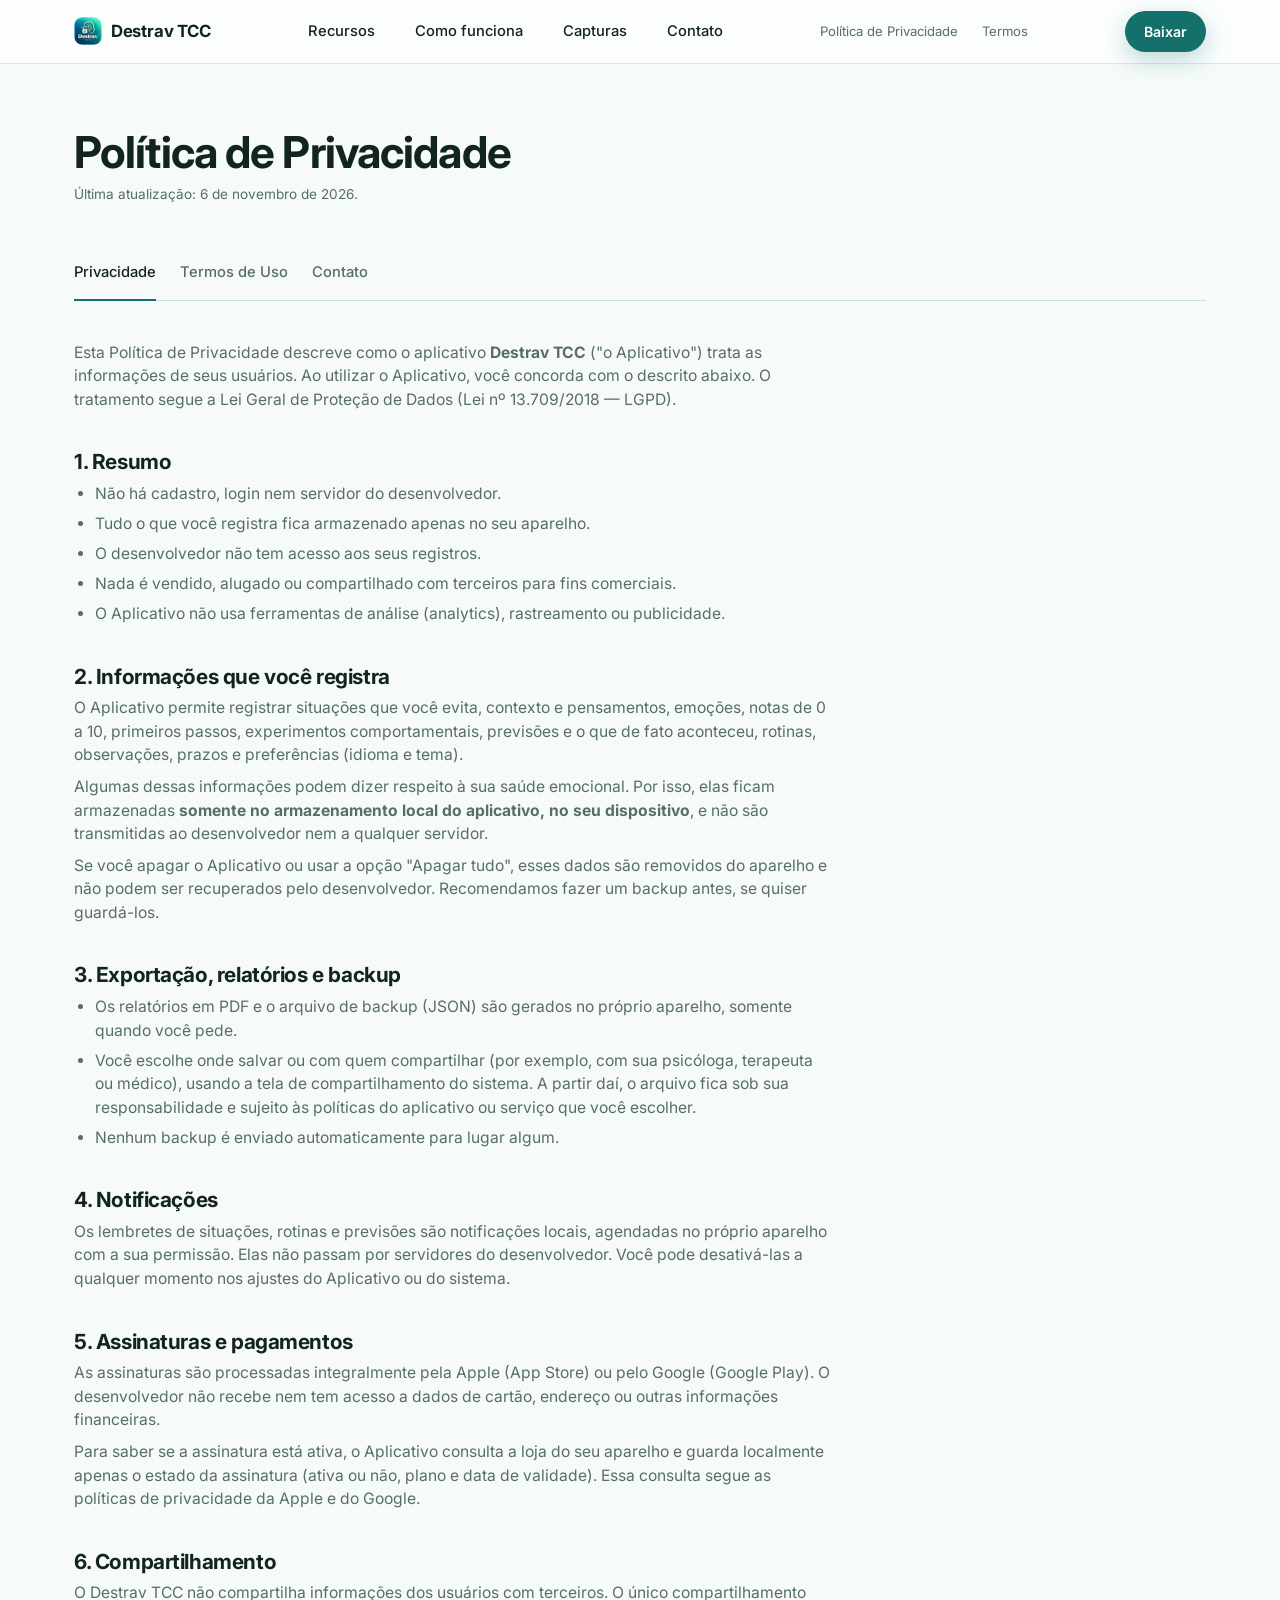
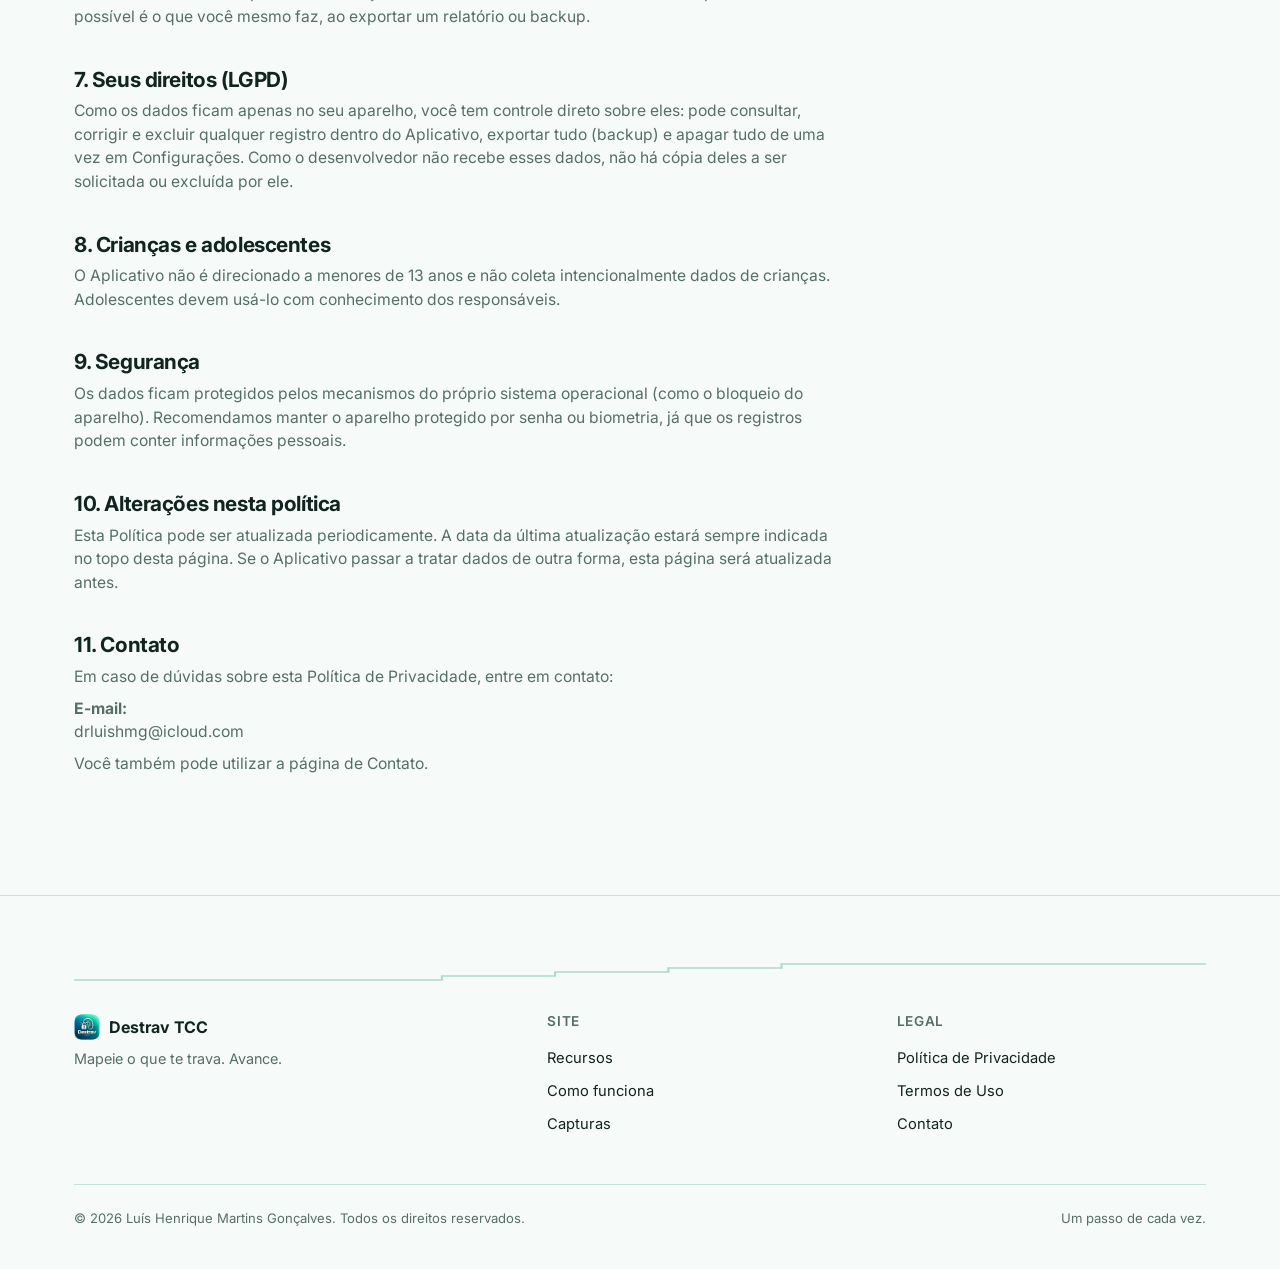
<file: privacy.html>
<!DOCTYPE html>
<html lang="pt-BR">
<head>
<meta charset="UTF-8" />
<meta name="viewport" content="width=device-width, initial-scale=1.0" />
<title>Política de Privacidade — Destrav TCC</title>
<meta name="description" content="Política de Privacidade do aplicativo Destrav TCC: seus registros ficam apenas no seu aparelho." />
<meta name="author" content="Luís Henrique Martins Gonçalves" />
<link rel="canonical" href="https://drluishmg-code.github.io/destravtcc/privacy.html" />
<meta name="robots" content="index, follow" />

<link rel="icon" type="image/x-icon" href="assets/favicon.ico" />
<link rel="apple-touch-icon" href="assets/apple-touch-icon.png" />
<link rel="manifest" href="manifest.json" />
<meta name="theme-color" content="#13706b" />

<meta property="og:type" content="website" />
<meta property="og:title" content="Política de Privacidade — Destrav TCC" />
<meta property="og:description" content="Política de Privacidade do aplicativo Destrav TCC: seus registros ficam apenas no seu aparelho." />
<meta property="og:image" content="https://drluishmg-code.github.io/destravtcc/assets/social-preview.png" />
<meta property="og:url" content="https://drluishmg-code.github.io/destravtcc/privacy.html" />
<meta property="og:locale" content="pt_BR" />
<meta property="og:site_name" content="Destrav TCC" />
<meta name="twitter:card" content="summary_large_image" />
<meta name="twitter:title" content="Política de Privacidade — Destrav TCC" />
<meta name="twitter:description" content="Política de Privacidade do aplicativo Destrav TCC: seus registros ficam apenas no seu aparelho." />
<meta name="twitter:image" content="https://drluishmg-code.github.io/destravtcc/assets/social-preview.png" />

<link rel="preconnect" href="https://fonts.googleapis.com" />
<link rel="preconnect" href="https://fonts.gstatic.com" crossorigin />
<link href="https://fonts.googleapis.com/css2?family=Inter:wght@400;500;600;700;800&family=JetBrains+Mono:wght@500;700&display=swap" rel="stylesheet" />
<link rel="stylesheet" href="style.css" />
</head>
<body>

<a class="visually-hidden" href="#main">Pular para o conteúdo</a>

<!-- ===================== HEADER ===================== -->
<header class="site-header">
  <div class="container nav">
    <a href="index.html" class="nav-brand">
      <img src="assets/logo.png" alt="" width="28" height="28" />
      <span>Destrav TCC</span>
    </a>

    <nav class="nav-links" aria-label="Navegação principal">
      <a href="index.html#recursos">Recursos</a>
      <a href="index.html#como-funciona">Como funciona</a>
      <a href="index.html#capturas">Capturas</a>
      <a href="contact.html">Contato</a>
    </nav>

    <div class="nav-secondary-links" aria-label="Navegação legal">
      <a href="privacy.html">Política de Privacidade</a>
      <a href="terms.html">Termos</a>
    </div>

    <div class="nav-cta">
      <a href="index.html#download" class="btn btn-primary" style="padding:0.6rem 1.2rem; font-size:0.88rem;">Baixar</a>
      <button class="nav-toggle" aria-label="Abrir menu" aria-expanded="false" aria-controls="navDrawer">
        <span></span><span></span><span></span>
      </button>
    </div>
  </div>

  <div class="nav-drawer" id="navDrawer">
    <a href="index.html#recursos">Recursos</a>
    <a href="index.html#como-funciona">Como funciona</a>
    <a href="index.html#capturas">Capturas</a>
    <a href="contact.html">Contato</a>
    <a href="privacy.html">Política de Privacidade</a>
    <a href="terms.html">Termos de Uso</a>
  </div>
</header>

<main id="main">
  <div class="container page-header">
    <h1>Política de Privacidade</h1>
    <p class="updated-note">Última atualização: 6 de novembro de 2026.</p>
  </div>

  <div class="container">
    <nav class="legal-nav" aria-label="Navegação legal">
      <a href="privacy.html" aria-current="page">Privacidade</a>
      <a href="terms.html">Termos de Uso</a>
      <a href="contact.html">Contato</a>
      </nav>

    <div class="legal-content">
      <p>Esta Política de Privacidade descreve como o aplicativo <strong>Destrav TCC</strong> ("o Aplicativo") trata as informações de seus usuários. Ao utilizar o Aplicativo, você concorda com o descrito abaixo. O tratamento segue a Lei Geral de Proteção de Dados (Lei nº 13.709/2018 — LGPD).</p>

      <h2>1. Resumo</h2>
      <ul>
        <li>Não há cadastro, login nem servidor do desenvolvedor.</li>
        <li>Tudo o que você registra fica armazenado apenas no seu aparelho.</li>
        <li>O desenvolvedor não tem acesso aos seus registros.</li>
        <li>Nada é vendido, alugado ou compartilhado com terceiros para fins comerciais.</li>
        <li>O Aplicativo não usa ferramentas de análise (analytics), rastreamento ou publicidade.</li>
      </ul>

      <h2>2. Informações que você registra</h2>
      <p>O Aplicativo permite registrar situações que você evita, contexto e pensamentos, emoções, notas de 0 a 10, primeiros passos, experimentos comportamentais, previsões e o que de fato aconteceu, rotinas, observações, prazos e preferências (idioma e tema).</p>
      <p>Algumas dessas informações podem dizer respeito à sua saúde emocional. Por isso, elas ficam armazenadas <strong>somente no armazenamento local do aplicativo, no seu dispositivo</strong>, e não são transmitidas ao desenvolvedor nem a qualquer servidor.</p>
      <p>Se você apagar o Aplicativo ou usar a opção "Apagar tudo", esses dados são removidos do aparelho e não podem ser recuperados pelo desenvolvedor. Recomendamos fazer um backup antes, se quiser guardá-los.</p>

      <h2>3. Exportação, relatórios e backup</h2>
      <ul>
        <li>Os relatórios em PDF e o arquivo de backup (JSON) são gerados no próprio aparelho, somente quando você pede.</li>
        <li>Você escolhe onde salvar ou com quem compartilhar (por exemplo, com sua psicóloga, terapeuta ou médico), usando a tela de compartilhamento do sistema. A partir daí, o arquivo fica sob sua responsabilidade e sujeito às políticas do aplicativo ou serviço que você escolher.</li>
        <li>Nenhum backup é enviado automaticamente para lugar algum.</li>
      </ul>

      <h2>4. Notificações</h2>
      <p>Os lembretes de situações, rotinas e previsões são notificações locais, agendadas no próprio aparelho com a sua permissão. Elas não passam por servidores do desenvolvedor. Você pode desativá-las a qualquer momento nos ajustes do Aplicativo ou do sistema.</p>

      <h2>5. Assinaturas e pagamentos</h2>
      <p>As assinaturas são processadas integralmente pela Apple (App Store) ou pelo Google (Google Play). O desenvolvedor não recebe nem tem acesso a dados de cartão, endereço ou outras informações financeiras.</p>
      <p>Para saber se a assinatura está ativa, o Aplicativo consulta a loja do seu aparelho e guarda localmente apenas o estado da assinatura (ativa ou não, plano e data de validade). Essa consulta segue as políticas de privacidade da <a href="https://www.apple.com/br/legal/privacy/" target="_blank" rel="noopener">Apple</a> e do <a href="https://policies.google.com/privacy?hl=pt-BR" target="_blank" rel="noopener">Google</a>.</p>

      <h2>6. Compartilhamento</h2>
      <p>O Destrav TCC não compartilha informações dos usuários com terceiros. O único compartilhamento possível é o que você mesmo faz, ao exportar um relatório ou backup.</p>

      <h2>7. Seus direitos (LGPD)</h2>
      <p>Como os dados ficam apenas no seu aparelho, você tem controle direto sobre eles: pode consultar, corrigir e excluir qualquer registro dentro do Aplicativo, exportar tudo (backup) e apagar tudo de uma vez em Configurações. Como o desenvolvedor não recebe esses dados, não há cópia deles a ser solicitada ou excluída por ele.</p>

      <h2>8. Crianças e adolescentes</h2>
      <p>O Aplicativo não é direcionado a menores de 13 anos e não coleta intencionalmente dados de crianças. Adolescentes devem usá-lo com conhecimento dos responsáveis.</p>

      <h2>9. Segurança</h2>
      <p>Os dados ficam protegidos pelos mecanismos do próprio sistema operacional (como o bloqueio do aparelho). Recomendamos manter o aparelho protegido por senha ou biometria, já que os registros podem conter informações pessoais.</p>

      <h2>10. Alterações nesta política</h2>
      <p>Esta Política pode ser atualizada periodicamente. A data da última atualização estará sempre indicada no topo desta página. Se o Aplicativo passar a tratar dados de outra forma, esta página será atualizada antes.</p>

      <h2>11. Contato</h2>
      <p>Em caso de dúvidas sobre esta Política de Privacidade, entre em contato:</p>
      <p><strong>E-mail:</strong><br>
      <a href="mailto:drluishmg@icloud.com">drluishmg@icloud.com</a></p>
      <p>Você também pode utilizar a <a href="contact.html">página de Contato</a>.</p>
    </div>
  </div>
</main>

<!-- ===================== FOOTER ===================== -->
<footer class="site-footer">
  <div class="container">
    <svg class="ecg-divider" viewBox="0 0 800 24" preserveAspectRatio="none" aria-hidden="true">
      <path d="M0 20 H260 V16 H340 V12 H420 V8 H500 V4 H800"/>
    </svg>

    <div class="footer-top">
      <div>
        <div class="footer-brand">
          <img src="assets/logo.png" alt="" width="26" height="26" />
          <span>Destrav TCC</span>
        </div>
        <p class="footer-tagline">Mapeie o que te trava. Avance.</p>
      </div>

      <div class="footer-col">
        <h4>Site</h4>
        <ul>
          <li><a href="index.html#recursos">Recursos</a></li>
          <li><a href="index.html#como-funciona">Como funciona</a></li>
          <li><a href="index.html#capturas">Capturas</a></li>
        </ul>
      </div>

      <div class="footer-col">
        <h4>Legal</h4>
        <ul>
          <li><a href="privacy.html">Política de Privacidade</a></li>
          <li><a href="terms.html">Termos de Uso</a></li>
          <li><a href="contact.html">Contato</a></li>
        </ul>
      </div>
    </div>

    <div class="footer-bottom">
      <span>© <span data-year>2026</span> Luís Henrique Martins Gonçalves. Todos os direitos reservados.</span>
      <span>Um passo de cada vez.</span>
    </div>
  </div>
</footer>

<button class="back-to-top" aria-label="Voltar ao topo">
  <svg viewBox="0 0 24 24" fill="none" stroke="currentColor" stroke-width="2" stroke-linecap="round" stroke-linejoin="round"><path d="M12 19V5"/><path d="M5 12l7-7 7 7"/></svg>
</button>

<script src="script.js"></script>
</body>
</html>
</file>
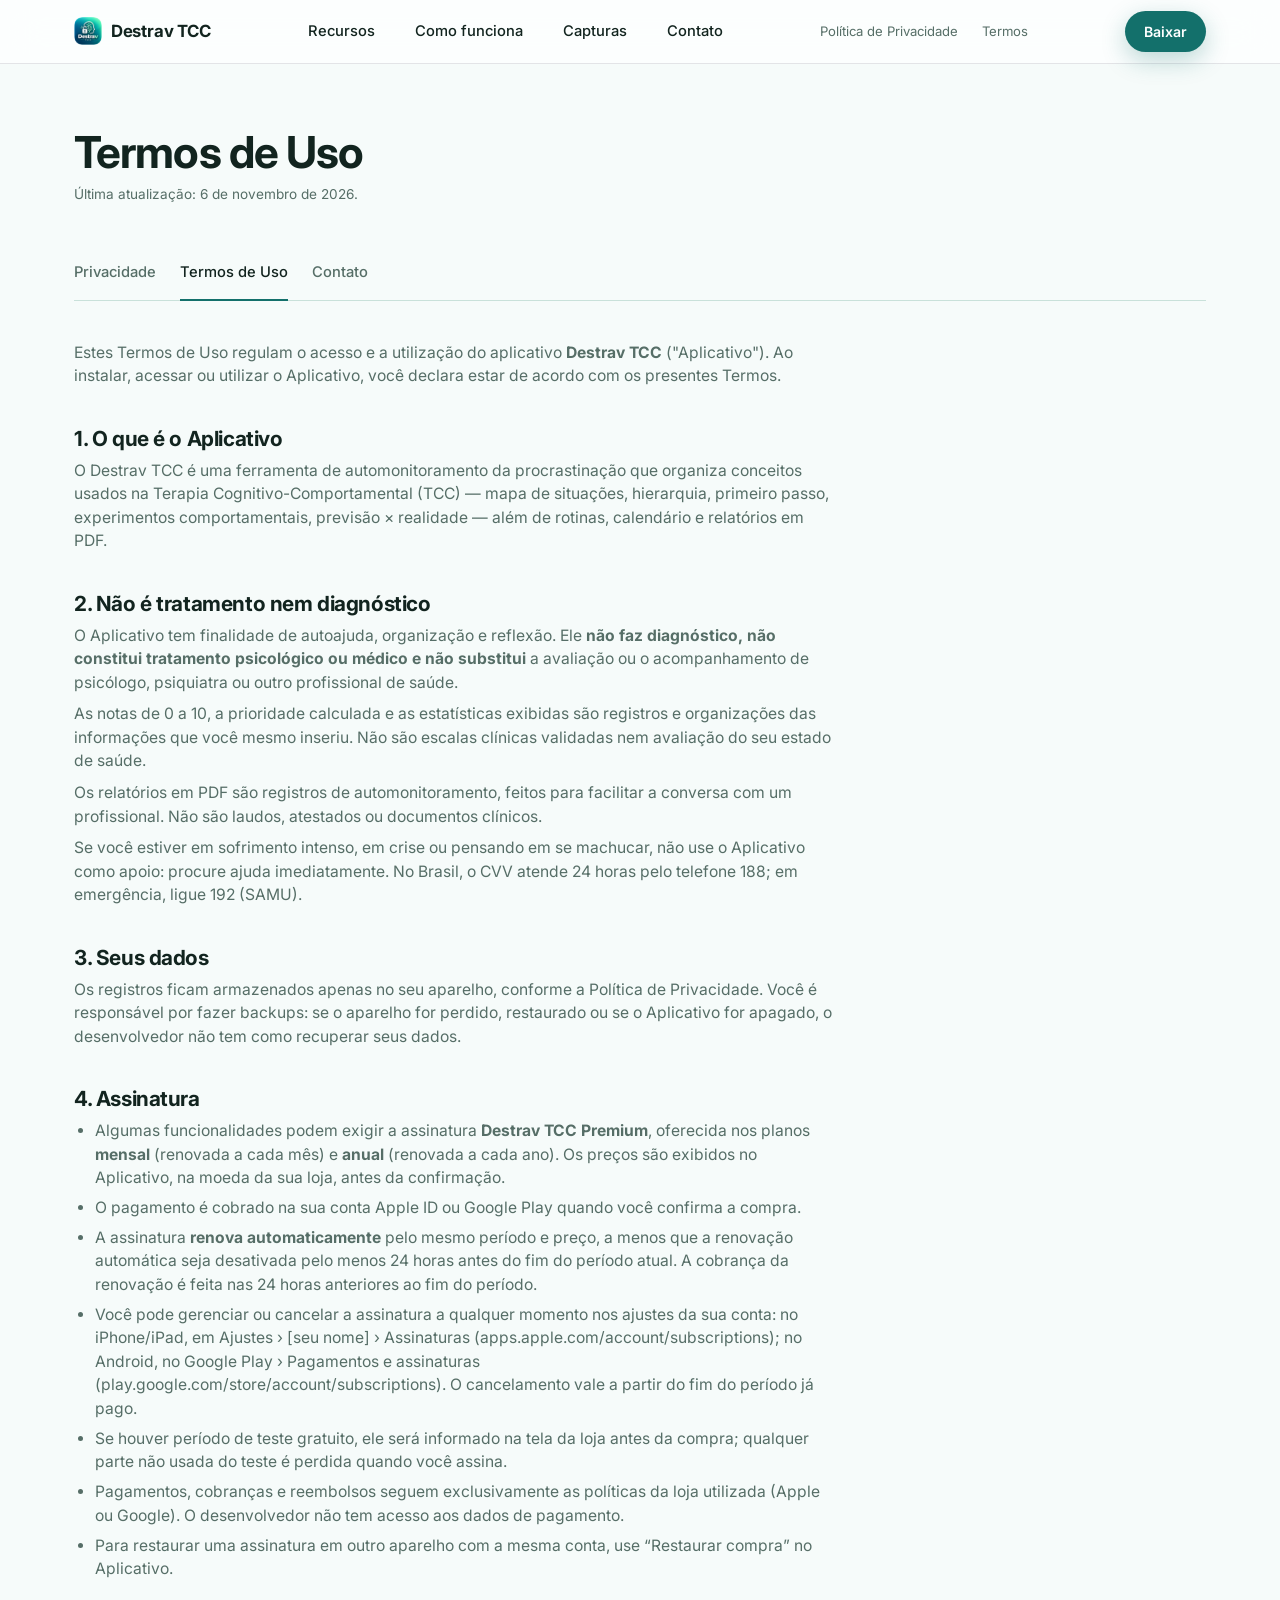
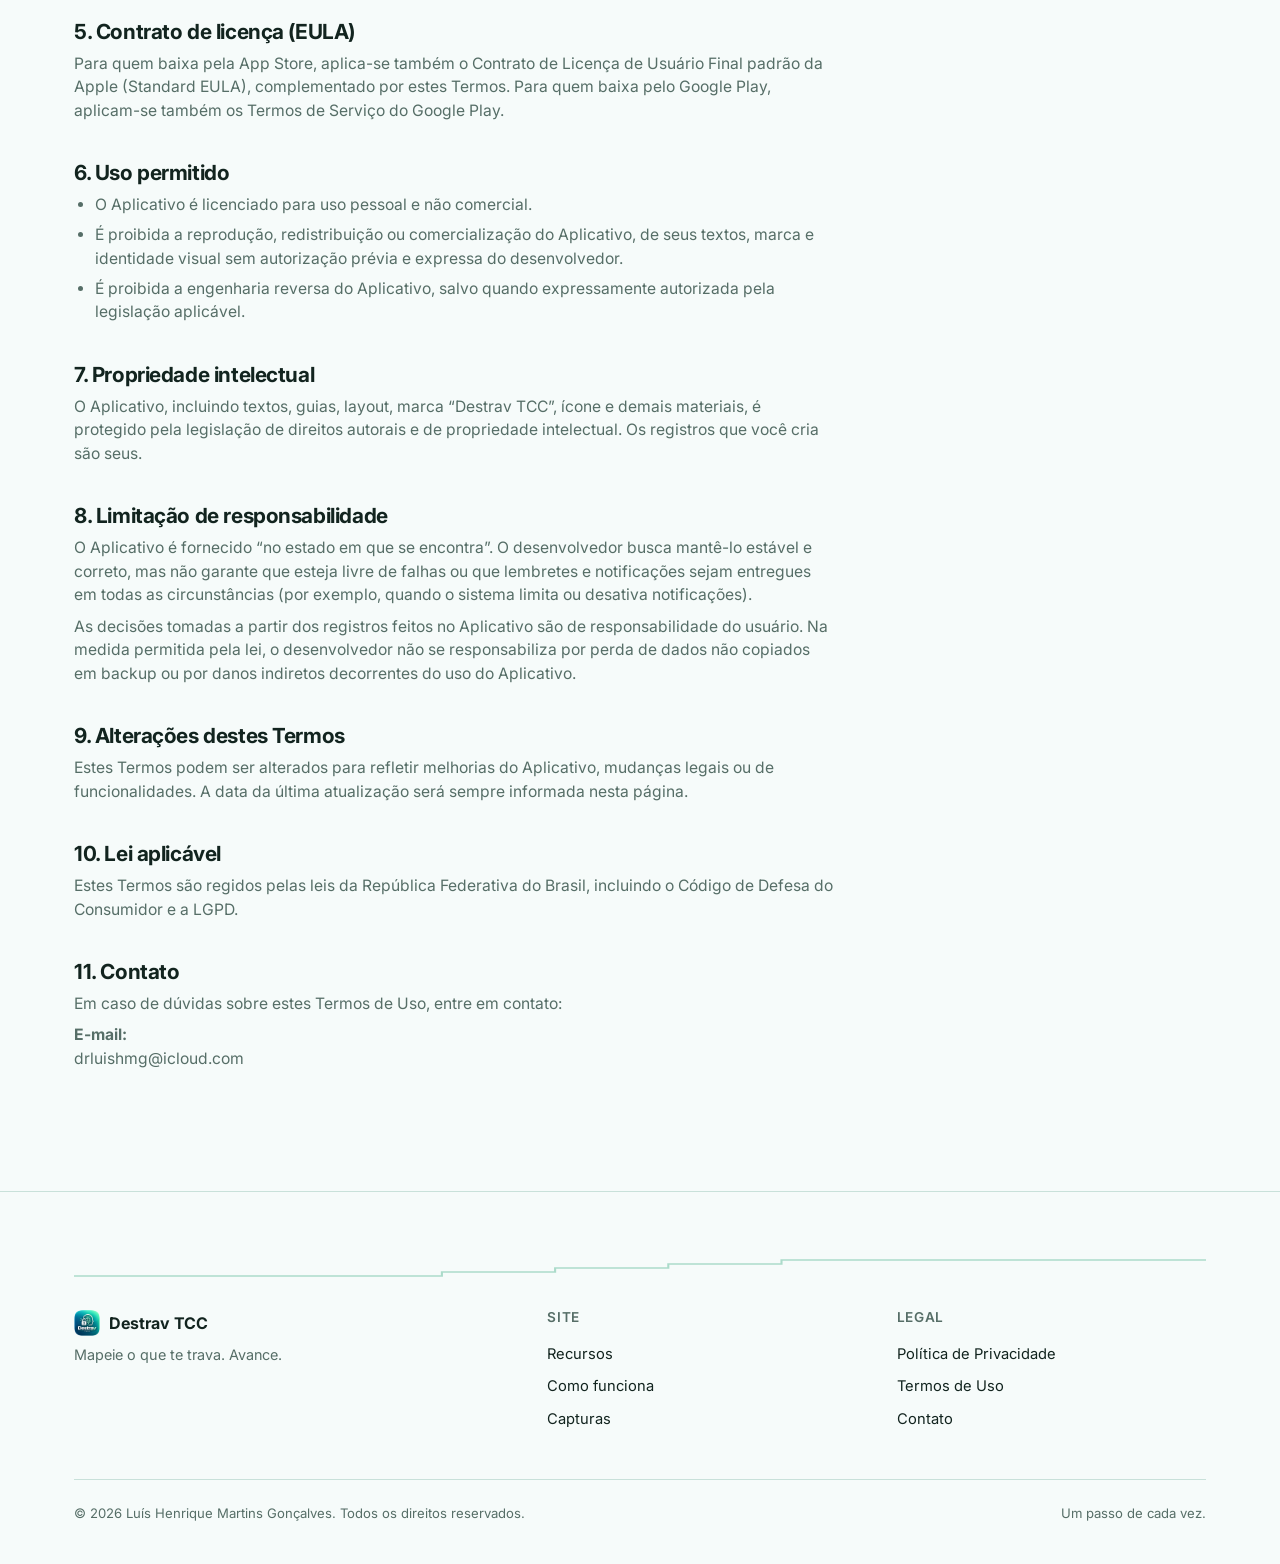
<file: terms.html>
<!DOCTYPE html>
<html lang="pt-BR">
<head>
<meta charset="UTF-8" />
<meta name="viewport" content="width=device-width, initial-scale=1.0" />
<title>Termos de Uso — Destrav TCC</title>
<meta name="description" content="Termos de Uso do aplicativo Destrav TCC, incluindo as condições da assinatura." />
<meta name="author" content="Luís Henrique Martins Gonçalves" />
<link rel="canonical" href="https://drluishmg-code.github.io/destravtcc/terms.html" />
<meta name="robots" content="index, follow" />

<link rel="icon" type="image/x-icon" href="assets/favicon.ico" />
<link rel="apple-touch-icon" href="assets/apple-touch-icon.png" />
<link rel="manifest" href="manifest.json" />
<meta name="theme-color" content="#13706b" />

<meta property="og:type" content="website" />
<meta property="og:title" content="Termos de Uso — Destrav TCC" />
<meta property="og:description" content="Termos de Uso do aplicativo Destrav TCC, incluindo as condições da assinatura." />
<meta property="og:image" content="https://drluishmg-code.github.io/destravtcc/assets/social-preview.png" />
<meta property="og:url" content="https://drluishmg-code.github.io/destravtcc/terms.html" />
<meta property="og:locale" content="pt_BR" />
<meta property="og:site_name" content="Destrav TCC" />
<meta name="twitter:card" content="summary_large_image" />
<meta name="twitter:title" content="Termos de Uso — Destrav TCC" />
<meta name="twitter:description" content="Termos de Uso do aplicativo Destrav TCC, incluindo as condições da assinatura." />
<meta name="twitter:image" content="https://drluishmg-code.github.io/destravtcc/assets/social-preview.png" />

<link rel="preconnect" href="https://fonts.googleapis.com" />
<link rel="preconnect" href="https://fonts.gstatic.com" crossorigin />
<link href="https://fonts.googleapis.com/css2?family=Inter:wght@400;500;600;700;800&family=JetBrains+Mono:wght@500;700&display=swap" rel="stylesheet" />
<link rel="stylesheet" href="style.css" />
</head>
<body>

<a class="visually-hidden" href="#main">Pular para o conteúdo</a>

<!-- ===================== HEADER ===================== -->
<header class="site-header">
  <div class="container nav">
    <a href="index.html" class="nav-brand">
      <img src="assets/logo.png" alt="" width="28" height="28" />
      <span>Destrav TCC</span>
    </a>

    <nav class="nav-links" aria-label="Navegação principal">
      <a href="index.html#recursos">Recursos</a>
      <a href="index.html#como-funciona">Como funciona</a>
      <a href="index.html#capturas">Capturas</a>
      <a href="contact.html">Contato</a>
    </nav>

    <div class="nav-secondary-links" aria-label="Navegação legal">
      <a href="privacy.html">Política de Privacidade</a>
      <a href="terms.html">Termos</a>
    </div>

    <div class="nav-cta">
      <a href="index.html#download" class="btn btn-primary" style="padding:0.6rem 1.2rem; font-size:0.88rem;">Baixar</a>
      <button class="nav-toggle" aria-label="Abrir menu" aria-expanded="false" aria-controls="navDrawer">
        <span></span><span></span><span></span>
      </button>
    </div>
  </div>

  <div class="nav-drawer" id="navDrawer">
    <a href="index.html#recursos">Recursos</a>
    <a href="index.html#como-funciona">Como funciona</a>
    <a href="index.html#capturas">Capturas</a>
    <a href="contact.html">Contato</a>
    <a href="privacy.html">Política de Privacidade</a>
    <a href="terms.html">Termos de Uso</a>
  </div>
</header>

<main id="main">
  <div class="container page-header">
    <h1>Termos de Uso</h1>
    <p class="updated-note">Última atualização: 6 de novembro de 2026.</p>
  </div>

  <div class="container">
    <nav class="legal-nav" aria-label="Navegação legal">
      <a href="privacy.html">Privacidade</a>
      <a href="terms.html" aria-current="page">Termos de Uso</a>
      <a href="contact.html">Contato</a>
      </nav>

    <div class="legal-content">
      <p>Estes Termos de Uso regulam o acesso e a utilização do aplicativo <strong>Destrav TCC</strong> ("Aplicativo"). Ao instalar, acessar ou utilizar o Aplicativo, você declara estar de acordo com os presentes Termos.</p>

      <h2>1. O que é o Aplicativo</h2>
      <p>O Destrav TCC é uma ferramenta de automonitoramento da procrastinação que organiza conceitos usados na Terapia Cognitivo-Comportamental (TCC) — mapa de situações, hierarquia, primeiro passo, experimentos comportamentais, previsão × realidade — além de rotinas, calendário e relatórios em PDF.</p>

      <h2>2. Não é tratamento nem diagnóstico</h2>
      <p>O Aplicativo tem finalidade de autoajuda, organização e reflexão. Ele <strong>não faz diagnóstico, não constitui tratamento psicológico ou médico e não substitui</strong> a avaliação ou o acompanhamento de psicólogo, psiquiatra ou outro profissional de saúde.</p>
      <p>As notas de 0 a 10, a prioridade calculada e as estatísticas exibidas são registros e organizações das informações que você mesmo inseriu. Não são escalas clínicas validadas nem avaliação do seu estado de saúde.</p>
      <p>Os relatórios em PDF são registros de automonitoramento, feitos para facilitar a conversa com um profissional. Não são laudos, atestados ou documentos clínicos.</p>
      <p>Se você estiver em sofrimento intenso, em crise ou pensando em se machucar, não use o Aplicativo como apoio: procure ajuda imediatamente. No Brasil, o CVV atende 24 horas pelo telefone 188; em emergência, ligue 192 (SAMU).</p>

      <h2>3. Seus dados</h2>
      <p>Os registros ficam armazenados apenas no seu aparelho, conforme a <a href="privacy.html">Política de Privacidade</a>. Você é responsável por fazer backups: se o aparelho for perdido, restaurado ou se o Aplicativo for apagado, o desenvolvedor não tem como recuperar seus dados.</p>

      <h2>4. Assinatura</h2>
      <ul>
        <li>Algumas funcionalidades podem exigir a assinatura <strong>Destrav TCC Premium</strong>, oferecida nos planos <strong>mensal</strong> (renovada a cada mês) e <strong>anual</strong> (renovada a cada ano). Os preços são exibidos no Aplicativo, na moeda da sua loja, antes da confirmação.</li>
        <li>O pagamento é cobrado na sua conta Apple ID ou Google Play quando você confirma a compra.</li>
        <li>A assinatura <strong>renova automaticamente</strong> pelo mesmo período e preço, a menos que a renovação automática seja desativada pelo menos 24 horas antes do fim do período atual. A cobrança da renovação é feita nas 24 horas anteriores ao fim do período.</li>
        <li>Você pode gerenciar ou cancelar a assinatura a qualquer momento nos ajustes da sua conta: no iPhone/iPad, em Ajustes › [seu nome] › Assinaturas (<a href="https://apps.apple.com/account/subscriptions" target="_blank" rel="noopener">apps.apple.com/account/subscriptions</a>); no Android, no Google Play › Pagamentos e assinaturas (<a href="https://play.google.com/store/account/subscriptions" target="_blank" rel="noopener">play.google.com/store/account/subscriptions</a>). O cancelamento vale a partir do fim do período já pago.</li>
        <li>Se houver período de teste gratuito, ele será informado na tela da loja antes da compra; qualquer parte não usada do teste é perdida quando você assina.</li>
        <li>Pagamentos, cobranças e reembolsos seguem exclusivamente as políticas da loja utilizada (Apple ou Google). O desenvolvedor não tem acesso aos dados de pagamento.</li>
        <li>Para restaurar uma assinatura em outro aparelho com a mesma conta, use “Restaurar compra” no Aplicativo.</li>
      </ul>

      <h2>5. Contrato de licença (EULA)</h2>
      <p>Para quem baixa pela App Store, aplica-se também o <a href="https://www.apple.com/legal/internet-services/itunes/dev/stdeula/" target="_blank" rel="noopener">Contrato de Licença de Usuário Final padrão da Apple (Standard EULA)</a>, complementado por estes Termos. Para quem baixa pelo Google Play, aplicam-se também os <a href="https://play.google/intl/pt-BR_br/play-terms/" target="_blank" rel="noopener">Termos de Serviço do Google Play</a>.</p>

      <h2>6. Uso permitido</h2>
      <ul>
        <li>O Aplicativo é licenciado para uso pessoal e não comercial.</li>
        <li>É proibida a reprodução, redistribuição ou comercialização do Aplicativo, de seus textos, marca e identidade visual sem autorização prévia e expressa do desenvolvedor.</li>
        <li>É proibida a engenharia reversa do Aplicativo, salvo quando expressamente autorizada pela legislação aplicável.</li>
      </ul>

      <h2>7. Propriedade intelectual</h2>
      <p>O Aplicativo, incluindo textos, guias, layout, marca “Destrav TCC”, ícone e demais materiais, é protegido pela legislação de direitos autorais e de propriedade intelectual. Os registros que você cria são seus.</p>

      <h2>8. Limitação de responsabilidade</h2>
      <p>O Aplicativo é fornecido “no estado em que se encontra”. O desenvolvedor busca mantê-lo estável e correto, mas não garante que esteja livre de falhas ou que lembretes e notificações sejam entregues em todas as circunstâncias (por exemplo, quando o sistema limita ou desativa notificações).</p>
      <p>As decisões tomadas a partir dos registros feitos no Aplicativo são de responsabilidade do usuário. Na medida permitida pela lei, o desenvolvedor não se responsabiliza por perda de dados não copiados em backup ou por danos indiretos decorrentes do uso do Aplicativo.</p>

      <h2>9. Alterações destes Termos</h2>
      <p>Estes Termos podem ser alterados para refletir melhorias do Aplicativo, mudanças legais ou de funcionalidades. A data da última atualização será sempre informada nesta página.</p>

      <h2>10. Lei aplicável</h2>
      <p>Estes Termos são regidos pelas leis da República Federativa do Brasil, incluindo o Código de Defesa do Consumidor e a LGPD.</p>

      <h2>11. Contato</h2>
      <p>Em caso de dúvidas sobre estes Termos de Uso, entre em contato:</p>
      <p><strong>E-mail:</strong><br>
      <a href="mailto:drluishmg@icloud.com">drluishmg@icloud.com</a></p>
    </div>
  </div>
</main>

<!-- ===================== FOOTER ===================== -->
<footer class="site-footer">
  <div class="container">
    <svg class="ecg-divider" viewBox="0 0 800 24" preserveAspectRatio="none" aria-hidden="true">
      <path d="M0 20 H260 V16 H340 V12 H420 V8 H500 V4 H800"/>
    </svg>

    <div class="footer-top">
      <div>
        <div class="footer-brand">
          <img src="assets/logo.png" alt="" width="26" height="26" />
          <span>Destrav TCC</span>
        </div>
        <p class="footer-tagline">Mapeie o que te trava. Avance.</p>
      </div>

      <div class="footer-col">
        <h4>Site</h4>
        <ul>
          <li><a href="index.html#recursos">Recursos</a></li>
          <li><a href="index.html#como-funciona">Como funciona</a></li>
          <li><a href="index.html#capturas">Capturas</a></li>
        </ul>
      </div>

      <div class="footer-col">
        <h4>Legal</h4>
        <ul>
          <li><a href="privacy.html">Política de Privacidade</a></li>
          <li><a href="terms.html">Termos de Uso</a></li>
          <li><a href="contact.html">Contato</a></li>
        </ul>
      </div>
    </div>

    <div class="footer-bottom">
      <span>© <span data-year>2026</span> Luís Henrique Martins Gonçalves. Todos os direitos reservados.</span>
      <span>Um passo de cada vez.</span>
    </div>
  </div>
</footer>

<button class="back-to-top" aria-label="Voltar ao topo">
  <svg viewBox="0 0 24 24" fill="none" stroke="currentColor" stroke-width="2" stroke-linecap="round" stroke-linejoin="round"><path d="M12 19V5"/><path d="M5 12l7-7 7 7"/></svg>
</button>

<script src="script.js"></script>
</body>
</html>
</file>
<file: style.css>
/* ==========================================================================
   Destrav TCC — Website institucional
   style.css
   Sistema de design: tokens de cor/tipografia + componentes + responsivo
   Mesma estrutura do site do AneStudy, com a paleta verde-azulada do ícone
   do Destrav TCC.
   ========================================================================== */

/* ---------- 1. Design tokens ---------- */
:root {
  /* Cores — extraídas do ícone do app */
  --color-blue: #13706b;       /* verde-azulado do ícone — cor primária */
  --color-blue-dark: #0c4f4b;
  --color-green: #23a172;
  --color-red: #d9692e;
  --color-red-dark: #b8521c;

  --color-bg: #f6fbfa;
  --color-bg-alt: #e8f4f1;
  --color-bg-alt-2: #d8ece6;
  --color-border: #c9e1da;

  --color-text: #12241f;
  --color-text-secondary: #566e67;
  --color-text-on-dark: #e8f4f1;

  /* Tipografia */
  --font-display: "Inter", -apple-system, BlinkMacSystemFont, "Segoe UI", sans-serif;
  --font-body: "Inter", -apple-system, BlinkMacSystemFont, "Segoe UI", sans-serif;
  --font-mono: "JetBrains Mono", "SFMono-Regular", Menlo, monospace;

  /* Espaçamento */
  --space-xs: 0.5rem;
  --space-sm: 1rem;
  --space-md: 1.5rem;
  --space-lg: 2.5rem;
  --space-xl: 4rem;
  --space-2xl: 7rem;

  /* Raios e sombras */
  --radius-sm: 12px;
  --radius-md: 20px;
  --radius-lg: 32px;
  --shadow-sm: 0 2px 10px rgba(0, 0, 0, 0.06);
  --shadow-md: 0 12px 40px rgba(0, 0, 0, 0.08);
  --shadow-lg: 0 24px 70px rgba(0, 0, 0, 0.12);

  /* Transições */
  --ease: cubic-bezier(0.22, 1, 0.36, 1);
  --dur-fast: 0.2s;
  --dur-med: 0.5s;
  --dur-slow: 0.9s;

  --header-h: 64px;
  --max-w: 1180px;
}

/* ---------- 2. Reset ---------- */
*,
*::before,
*::after {
  box-sizing: border-box;
  margin: 0;
  padding: 0;
}

html {
  scroll-behavior: smooth;
  -webkit-text-size-adjust: 100%;
}

@media (prefers-reduced-motion: reduce) {
  html {
    scroll-behavior: auto;
  }
  *,
  *::before,
  *::after {
    animation-duration: 0.001ms !important;
    animation-iteration-count: 1 !important;
    transition-duration: 0.001ms !important;
    scroll-behavior: auto !important;
  }
}

body {
  font-family: var(--font-body);
  color: var(--color-text);
  background: var(--color-bg);
  line-height: 1.5;
  -webkit-font-smoothing: antialiased;
  overflow-x: hidden;
}

img {
  max-width: 100%;
  display: block;
}

a {
  color: inherit;
  text-decoration: none;
}

ul {
  list-style: none;
}

button {
  font: inherit;
  cursor: pointer;
  border: none;
  background: none;
  color: inherit;
}

/* Foco visível para acessibilidade */
a:focus-visible,
button:focus-visible,
input:focus-visible,
textarea:focus-visible {
  outline: 2px solid var(--color-blue);
  outline-offset: 3px;
  border-radius: 4px;
}

.visually-hidden {
  position: absolute;
  left: -9999px;
  top: auto;
  z-index: 1000;
  background: var(--color-blue);
  color: #fff;
  padding: 0.6rem 1rem;
  border-radius: var(--radius-sm);
}

.visually-hidden:focus {
  left: var(--space-md);
  top: var(--space-xs);
}

.container {
  max-width: var(--max-w);
  margin-inline: auto;
  padding-inline: var(--space-md);
}

.section {
  padding-block: var(--space-2xl);
}

.section-alt {
  background: var(--color-bg-alt);
}

.eyebrow {
  display: inline-block;
  font-size: 0.8rem;
  font-weight: 600;
  letter-spacing: 0.06em;
  text-transform: uppercase;
  color: var(--color-blue);
  margin-bottom: var(--space-sm);
}

.section-head {
  max-width: 640px;
  margin-bottom: var(--space-xl);
}

.section-head.center {
  margin-inline: auto;
  text-align: center;
}

h1,
h2,
h3,
h4 {
  font-family: var(--font-display);
  font-weight: 700;
  letter-spacing: -0.02em;
  line-height: 1.1;
}

h2 {
  font-size: clamp(1.9rem, 3.4vw, 2.75rem);
}

h3 {
  font-size: 1.2rem;
}

p {
  color: var(--color-text-secondary);
}

.lede {
  font-size: clamp(1.05rem, 1.5vw, 1.25rem);
}

/* ---------- 3. Botões ---------- */
.btn {
  display: inline-flex;
  align-items: center;
  justify-content: center;
  gap: 0.5rem;
  padding: 0.9rem 1.7rem;
  border-radius: 999px;
  font-weight: 600;
  font-size: 0.98rem;
  transition: transform var(--dur-fast) var(--ease), box-shadow var(--dur-fast) var(--ease), background var(--dur-fast) var(--ease);
  white-space: nowrap;
}

.btn:hover {
  transform: translateY(-2px);
}

.btn:active {
  transform: translateY(0);
}

.btn-primary {
  background: var(--color-blue);
  color: #fff;
  box-shadow: 0 8px 24px rgba(19, 112, 107, 0.28);
}

.btn-primary:hover {
  background: var(--color-blue-dark);
  box-shadow: 0 12px 30px rgba(19, 112, 107, 0.36);
}

.btn-secondary {
  background: var(--color-bg-alt-2);
  color: var(--color-text);
  border: 1px solid var(--color-border);
}

.btn-secondary:hover {
  background: #e4e7ea;
}

.btn-secondary[aria-disabled="true"] {
  opacity: 0.55;
  pointer-events: none;
}

.btn-ghost {
  color: var(--color-blue);
  font-weight: 600;
}

.btn-lg {
  padding: 1.05rem 2rem;
  font-size: 1.05rem;
}

/* ---------- 4. Header ---------- */
.site-header {
  position: fixed;
  inset-block-start: 0;
  inset-inline: 0;
  height: var(--header-h);
  z-index: 100;
  display: flex;
  align-items: center;
  background: rgba(255, 255, 255, 0.72);
  backdrop-filter: saturate(180%) blur(20px);
  -webkit-backdrop-filter: saturate(180%) blur(20px);
  border-bottom: 1px solid rgba(210, 210, 215, 0.6);
  transition: box-shadow var(--dur-fast) var(--ease);
}

.site-header.is-scrolled {
  box-shadow: var(--shadow-sm);
}

.nav {
  width: 100%;
  display: flex;
  align-items: center;
  justify-content: space-between;
}

.nav-brand {
  white-space: nowrap;
  display: flex;
  align-items: center;
  gap: 0.55rem;
  font-weight: 700;
  font-size: 1.05rem;
  letter-spacing: -0.01em;
}

.nav-brand img {
  width: 28px;
  height: 28px;
  border-radius: 8px;
}

.nav-links {
  display: flex;
  align-items: center;
  gap: var(--space-lg);
}

.nav-links a {
  font-size: 0.92rem;
  font-weight: 500;
  color: var(--color-text);
  position: relative;
  padding-block: 4px;
}

.nav-links a::after {
  content: "";
  position: absolute;
  left: 0;
  right: 100%;
  bottom: 0;
  height: 2px;
  background: var(--color-blue);
  transition: right var(--dur-fast) var(--ease);
  border-radius: 2px;
}

.nav-links a:hover::after,
.nav-links a[aria-current="page"]::after {
  right: 0;
}

.nav-secondary-links {
  display: flex;
  gap: var(--space-md);
}

.nav-secondary-links a {
  font-size: 0.82rem;
  color: var(--color-text-secondary);
}

.nav-toggle {
  display: none;
  flex-direction: column;
  gap: 5px;
  padding: 8px;
}

.nav-toggle span {
  width: 22px;
  height: 2px;
  background: var(--color-text);
  border-radius: 2px;
  transition: transform var(--dur-fast) var(--ease), opacity var(--dur-fast) var(--ease);
}

.nav-cta {
  display: flex;
  align-items: center;
  gap: var(--space-sm);
}

/* ---------- 5. Hero ---------- */
.hero {
  position: relative;
  padding-block-start: calc(var(--header-h) + var(--space-xl));
  padding-block-end: var(--space-2xl);
  overflow: hidden;
}

.hero .container {
  display: grid;
  grid-template-columns: 1.05fr 0.95fr;
  gap: var(--space-xl);
  align-items: center;
}

.hero-copy .eyebrow {
  display: flex;
  align-items: center;
  gap: 0.4rem;
}

.hero-copy h1 {
  font-size: clamp(2.6rem, 6vw, 4.2rem);
  margin-bottom: var(--space-sm);
}

.hero-copy .lede-title {
  font-size: clamp(1.15rem, 2vw, 1.4rem);
  color: var(--color-text);
  font-weight: 600;
  margin-bottom: var(--space-sm);
}

.hero-copy p.lede {
  margin-bottom: var(--space-lg);
  max-width: 46ch;
}

.hero-actions {
  display: flex;
  flex-wrap: wrap;
  gap: var(--space-sm);
  margin-bottom: var(--space-lg);
}

.hero-meta {
  display: flex;
  gap: var(--space-lg);
  flex-wrap: wrap;
}

.hero-meta div {
  display: flex;
  flex-direction: column;
}

.hero-meta strong {
  font-family: var(--font-mono);
  font-size: 1.3rem;
  color: var(--color-text);
}

.hero-meta span {
  font-size: 0.8rem;
  color: var(--color-text-secondary);
}

/* Traçado de ECG — elemento assinatura do site */
.hero-ecg {
  position: absolute;
  inset-inline-start: 0;
  inset-block-end: 6%;
  width: 55%;
  height: 90px;
  opacity: 0.5;
  pointer-events: none;
  z-index: 0;
}

.hero-ecg path {
  fill: none;
  stroke: var(--color-blue);
  stroke-width: 2;
  stroke-linecap: round;
  stroke-linejoin: round;
  stroke-dasharray: 1400;
  stroke-dashoffset: 1400;
  animation: draw-ecg 3.2s var(--ease) 0.3s forwards, pulse-ecg 2.6s ease-in-out 3.6s infinite;
}

@keyframes draw-ecg {
  to {
    stroke-dashoffset: 0;
  }
}

@keyframes pulse-ecg {
  0%,
  100% {
    opacity: 0.35;
  }
  50% {
    opacity: 0.6;
  }
}

/* Mockup do telefone (placeholder para screenshot real) */
.phone-mock {
  position: relative;
  width: min(300px, 78vw);
  margin-inline: auto;
  aspect-ratio: 9 / 19.5;
  border-radius: 46px;
  background: #0b0c0e;
  padding: 12px;
  box-shadow: var(--shadow-lg);
  isolation: isolate;
}

.phone-mock::before {
  content: "";
  position: absolute;
  top: 12px;
  left: 50%;
  translate: -50% 0;
  width: 34%;
  height: 22px;
  background: #0b0c0e;
  border-radius: 20px;
  z-index: 2;
}

.phone-screen {
  width: 100%;
  height: 100%;
  border-radius: 34px;
  overflow: hidden;
  background: linear-gradient(160deg, #f3e6cf 0%, #f6ecdc 55%, #d8ece6 100%);
  position: relative;
}

.phone-screen img {
  width: 100%;
  height: 100%;
  object-fit: cover;
}

.phone-screen .mock-ui {
  padding: 40px 16px 16px;
  display: flex;
  flex-direction: column;
  gap: 10px;
  height: 100%;
}

.mock-ui .mock-topbar {
  font-family: var(--font-mono);
  font-size: 0.62rem;
  color: var(--color-text-secondary);
  display: flex;
  justify-content: space-between;
  margin-bottom: 6px;
}

.mock-card {
  background: #fff;
  border-radius: 14px;
  padding: 12px;
  box-shadow: var(--shadow-sm);
  display: flex;
  flex-direction: column;
  gap: 6px;
}

.mock-card .mock-title {
  font-size: 0.72rem;
  font-weight: 700;
  color: var(--color-text);
}

.mock-card .mock-line {
  height: 6px;
  border-radius: 3px;
  background: var(--color-bg-alt-2);
}

.mock-card .mock-line.short {
  width: 55%;
}

.mock-badge {
  display: inline-flex;
  align-self: flex-start;
  font-family: var(--font-mono);
  font-size: 0.6rem;
  font-weight: 700;
  padding: 3px 8px;
  border-radius: 8px;
}

.mock-badge.blue {
  background: rgba(19, 112, 107, 0.12);
  color: var(--color-blue);
}

.mock-badge.green {
  background: rgba(18, 183, 106, 0.14);
  color: var(--color-green);
}

.mock-badge.red {
  background: rgba(255, 59, 48, 0.12);
  color: var(--color-red-dark);
}

.hero-figure {
  position: relative;
  z-index: 1;
}

.floating-chip {
  position: absolute;
  background: #fff;
  border-radius: var(--radius-sm);
  box-shadow: var(--shadow-md);
  padding: 0.65rem 0.9rem;
  font-family: var(--font-mono);
  font-size: 0.72rem;
  display: flex;
  align-items: center;
  gap: 0.5rem;
  animation: float 5s ease-in-out infinite;
}

.floating-chip.chip-1 {
  top: 8%;
  right: -6%;
  animation-delay: 0.2s;
}

.floating-chip.chip-2 {
  bottom: 14%;
  left: -10%;
  animation-delay: 1.2s;
}

.floating-chip .dot {
  width: 8px;
  height: 8px;
  border-radius: 50%;
}

.dot.green {
  background: var(--color-green);
}
.dot.blue {
  background: var(--color-blue);
}

@keyframes float {
  0%,
  100% {
    transform: translateY(0);
  }
  50% {
    transform: translateY(-10px);
  }
}

/* ---------- 6. Marquee de destaque ---------- */
.trust-bar {
  border-block: 1px solid var(--color-border);
  padding-block: var(--space-md);
}

.trust-bar ul {
  display: flex;
  justify-content: center;
  flex-wrap: wrap;
  gap: var(--space-lg);
  font-size: 0.85rem;
  color: var(--color-text-secondary);
  font-weight: 500;
}

.trust-bar li {
  display: flex;
  align-items: center;
  gap: 0.45rem;
}

.trust-bar svg {
  width: 16px;
  height: 16px;
  flex-shrink: 0;
}

/* ---------- 7. Recursos (features) ---------- */
.features-grid {
  display: grid;
  grid-template-columns: repeat(4, 1fr);
  gap: var(--space-sm);
}

.feature-card {
  background: var(--color-bg);
  border: 1px solid var(--color-border);
  border-radius: var(--radius-md);
  padding: var(--space-md);
  transition: transform var(--dur-fast) var(--ease), box-shadow var(--dur-fast) var(--ease), border-color var(--dur-fast) var(--ease);
}

.feature-card:hover {
  transform: translateY(-4px);
  box-shadow: var(--shadow-md);
  border-color: transparent;
}

.feature-icon {
  width: 44px;
  height: 44px;
  border-radius: 12px;
  display: flex;
  align-items: center;
  justify-content: center;
  margin-bottom: var(--space-sm);
}

.feature-icon svg {
  width: 22px;
  height: 22px;
  stroke: #fff;
}

.feature-icon.blue {
  background: var(--color-blue);
}
.feature-icon.green {
  background: var(--color-green);
}
.feature-icon.red {
  background: var(--color-red);
}

.feature-card h3 {
  margin-bottom: 0.35rem;
}

.feature-card p {
  font-size: 0.9rem;
}

/* ---------- 8. Capturas / carrossel ---------- */
.carousel {
  position: relative;
}

.carousel-track-wrap {
  overflow: hidden;
  border-radius: var(--radius-lg);
}

.carousel-track {
  display: flex;
  transition: transform var(--dur-med) var(--ease);
}

.carousel-slide {
  flex: 0 0 100%;
  display: flex;
  justify-content: center;
  padding: var(--space-lg) var(--space-md);
  background: var(--color-bg-alt);
}

.carousel-slide .phone-mock {
  width: min(240px, 60vw);
}

.carousel-caption {
  text-align: center;
  margin-top: var(--space-sm);
  font-size: 0.85rem;
  color: var(--color-text-secondary);
}

.carousel-controls {
  display: flex;
  align-items: center;
  justify-content: center;
  gap: var(--space-md);
  margin-top: var(--space-md);
}

.carousel-btn {
  width: 42px;
  height: 42px;
  border-radius: 50%;
  border: 1px solid var(--color-border);
  display: flex;
  align-items: center;
  justify-content: center;
  transition: background var(--dur-fast) var(--ease), transform var(--dur-fast) var(--ease);
}

.carousel-btn:hover {
  background: var(--color-bg-alt-2);
  transform: scale(1.05);
}

.carousel-btn svg {
  width: 18px;
  height: 18px;
}

.carousel-dots {
  display: flex;
  gap: 8px;
}

.carousel-dots button {
  width: 8px;
  height: 8px;
  border-radius: 50%;
  background: var(--color-border);
  transition: background var(--dur-fast) var(--ease), width var(--dur-fast) var(--ease);
}

.carousel-dots button[aria-current="true"] {
  background: var(--color-blue);
  width: 22px;
  border-radius: 4px;
}

/* Múltiplos telefones lado a lado em telas largas */
@media (min-width: 900px) {
  .carousel-track-wrap {
    display: none;
  }
  .screens-row {
    display: grid;
    grid-template-columns: repeat(4, 1fr);
    gap: var(--space-md);
  }
  .screens-row .phone-mock {
    width: 100%;
  }
  .screens-row-item p {
    text-align: center;
    margin-top: var(--space-xs);
    font-size: 0.85rem;
  }
}

@media (max-width: 899px) {
  .screens-row {
    display: none;
  }
}

/* ---------- 9. Sobre ---------- */
.about-grid {
  display: grid;
  grid-template-columns: 0.9fr 1.1fr;
  gap: var(--space-xl);
  align-items: center;
}

.about-visual {
  background: var(--color-bg-alt);
  border-radius: var(--radius-lg);
  padding: var(--space-lg);
  display: flex;
  flex-direction: column;
  gap: var(--space-sm);
}

.stat-row {
  display: flex;
  justify-content: space-between;
  padding-block: var(--space-sm);
  border-bottom: 1px solid var(--color-border);
}

.stat-row:last-child {
  border-bottom: none;
}

.stat-row strong {
  font-family: var(--font-mono);
  font-size: 1.6rem;
}

.stat-row span {
  font-size: 0.82rem;
  color: var(--color-text-secondary);
  max-width: 16ch;
  text-align: right;
}

.about-copy h2 {
  margin-bottom: var(--space-sm);
}

.about-copy p + p {
  margin-top: var(--space-sm);
}

/* ---------- 10. Aviso importante (callout) ---------- */
.notice {
  border: 1px solid rgba(255, 59, 48, 0.25);
  background: linear-gradient(180deg, rgba(255, 59, 48, 0.06), rgba(255, 59, 48, 0.02));
  border-radius: var(--radius-lg);
  padding: var(--space-lg);
  display: flex;
  gap: var(--space-md);
  align-items: flex-start;
}

.notice-icon {
  flex-shrink: 0;
  width: 46px;
  height: 46px;
  border-radius: 50%;
  background: var(--color-red);
  display: flex;
  align-items: center;
  justify-content: center;
}

.notice-icon svg {
  width: 22px;
  height: 22px;
  stroke: #fff;
}

.notice h3 {
  margin-bottom: 0.4rem;
}

.notice p {
  color: var(--color-text);
  font-size: 0.95rem;
}

.notice p + p {
  margin-top: 0.5rem;
}

/* ---------- 11. CTA final ---------- */
.final-cta {
  text-align: center;
  background: linear-gradient(160deg, #f3e6cf 0%, #f6ecdc 60%, #d8ece6 100%);
  border-radius: var(--radius-lg);
  padding: var(--space-2xl) var(--space-md);
  margin-inline: var(--space-md);
}

.final-cta h2 {
  margin-bottom: var(--space-xs);
}

.final-cta p {
  margin-bottom: var(--space-lg);
}

.final-cta .hero-actions {
  justify-content: center;
}

/* ---------- 12. Páginas internas (privacidade / termos / contato) ---------- */
.page-header {
  padding-block-start: calc(var(--header-h) + var(--space-xl));
  padding-block-end: var(--space-lg);
}

.page-header h1 {
  font-size: clamp(2rem, 4vw, 2.75rem);
  margin-bottom: var(--space-xs);
}

.updated-note {
  font-size: 0.85rem;
  color: var(--color-text-secondary);
}

.legal-content {
  max-width: 760px;
  padding-block-end: var(--space-2xl);
}

.legal-content h2 {
  font-size: 1.3rem;
  margin-top: var(--space-lg);
  margin-bottom: var(--space-xs);
}

.legal-content p,
.legal-content li {
  color: var(--color-text-secondary);
  margin-bottom: var(--space-xs);
  font-size: 0.98rem;
}

.legal-content ul {
  list-style: disc;
  padding-inline-start: 1.3rem;
}

.legal-content ul li {
  margin-bottom: 0.4rem;
}

.legal-nav {
  display: flex;
  gap: var(--space-md);
  margin-bottom: var(--space-lg);
  border-bottom: 1px solid var(--color-border);
}

.legal-nav a {
  padding-block: var(--space-sm);
  font-weight: 500;
  font-size: 0.92rem;
  color: var(--color-text-secondary);
  border-bottom: 2px solid transparent;
  margin-bottom: -1px;
}

.legal-nav a[aria-current="page"] {
  color: var(--color-text);
  border-color: var(--color-blue);
}

/* Contato */
.contact-grid {
  display: grid;
  grid-template-columns: repeat(2, 1fr);
  gap: var(--space-md);
  max-width: 800px;
}

.contact-card {
  border: 1px solid var(--color-border);
  border-radius: var(--radius-md);
  padding: var(--space-lg);
  display: flex;
  flex-direction: column;
  gap: var(--space-sm);
  transition: box-shadow var(--dur-fast) var(--ease), transform var(--dur-fast) var(--ease);
}

.contact-card:hover {
  box-shadow: var(--shadow-md);
  transform: translateY(-3px);
}

.contact-card .feature-icon {
  margin-bottom: 0;
}

.contact-card h3 {
  margin-top: var(--space-xs);
}

.contact-card p {
  font-size: 0.9rem;
}

/* ---------- 13. Footer ---------- */
.site-footer {
  border-top: 1px solid var(--color-border);
  padding-block: var(--space-xl) var(--space-lg);
}

.footer-top {
  display: grid;
  grid-template-columns: 1.4fr 1fr 1fr;
  gap: var(--space-lg);
  margin-bottom: var(--space-lg);
}

.footer-brand {
  display: flex;
  align-items: center;
  gap: 0.55rem;
  font-weight: 700;
  margin-bottom: var(--space-xs);
}

.footer-brand img {
  width: 26px;
  height: 26px;
  border-radius: 7px;
}

.footer-tagline {
  font-size: 0.9rem;
  max-width: 32ch;
}

.footer-col h4 {
  font-size: 0.85rem;
  margin-bottom: var(--space-sm);
  color: var(--color-text-secondary);
  text-transform: uppercase;
  letter-spacing: 0.05em;
  font-weight: 600;
}

.footer-col ul li {
  margin-bottom: 0.55rem;
}

.footer-col a {
  font-size: 0.92rem;
  color: var(--color-text);
}

.footer-col a:hover {
  color: var(--color-blue);
}

.footer-bottom {
  display: flex;
  justify-content: space-between;
  align-items: center;
  flex-wrap: wrap;
  gap: var(--space-sm);
  padding-top: var(--space-md);
  border-top: 1px solid var(--color-border);
  font-size: 0.82rem;
  color: var(--color-text-secondary);
}

.ecg-divider {
  width: 100%;
  height: 24px;
  opacity: 0.35;
  margin-bottom: var(--space-md);
}

.ecg-divider path {
  fill: none;
  stroke: var(--color-green);
  stroke-width: 1.5;
}

/* ---------- 14. Botão voltar ao topo ---------- */
.back-to-top {
  position: fixed;
  inset-block-end: 24px;
  inset-inline-end: 24px;
  width: 46px;
  height: 46px;
  border-radius: 50%;
  background: var(--color-text);
  color: #fff;
  display: flex;
  align-items: center;
  justify-content: center;
  box-shadow: var(--shadow-md);
  opacity: 0;
  visibility: hidden;
  transform: translateY(10px);
  transition: opacity var(--dur-fast) var(--ease), transform var(--dur-fast) var(--ease), visibility var(--dur-fast);
  z-index: 90;
}

.back-to-top.is-visible {
  opacity: 1;
  visibility: visible;
  transform: translateY(0);
}

.back-to-top svg {
  width: 18px;
  height: 18px;
  stroke: #fff;
}

/* ---------- 15. Reveal on scroll ---------- */
.reveal {
  opacity: 0;
  transform: translateY(18px);
  transition: opacity var(--dur-slow) var(--ease), transform var(--dur-slow) var(--ease);
}

.reveal.is-visible {
  opacity: 1;
  transform: translateY(0);
}

/* ---------- 16. Responsivo ---------- */
@media (max-width: 1024px) {
  .features-grid {
    grid-template-columns: repeat(3, 1fr);
  }
  .contact-grid {
    grid-template-columns: 1fr;
  }
}

/* menu de gaveta: só existe no celular (no desktop ficava visível ao lado do botão) */
.nav-drawer {
  display: none;
}

@media (max-width: 860px) {
  .nav-links,
  .nav-secondary-links {
    display: none;
  }

  .nav-toggle {
    display: flex;
  }

  .nav-drawer {
    position: fixed;
    top: var(--header-h);
    left: 0;
    right: 0;
    background: rgba(255, 255, 255, 0.98);
    backdrop-filter: blur(16px);
    border-bottom: 1px solid var(--color-border);
    padding: var(--space-md);
    display: flex;
    flex-direction: column;
    gap: var(--space-sm);
    transform: translateY(-8px);
    opacity: 0;
    visibility: hidden;
    transition: all var(--dur-fast) var(--ease);
  }

  .nav-drawer.is-open {
    transform: translateY(0);
    opacity: 1;
    visibility: visible;
  }

  .nav-drawer a {
    font-weight: 500;
    padding-block: 0.4rem;
  }

  .hero .container {
    grid-template-columns: 1fr;
    text-align: center;
  }

  .hero-copy .lede,
  .hero-copy p.lede {
    margin-inline: auto;
  }

  .hero-actions,
  .hero-meta {
    justify-content: center;
  }

  .hero-figure {
    order: -1;
  }

  .floating-chip.chip-2 {
    left: 2%;
  }
  .floating-chip.chip-1 {
    right: 2%;
  }

  .features-grid {
    grid-template-columns: repeat(2, 1fr);
  }

  .about-grid {
    grid-template-columns: 1fr;
  }

  .footer-top {
    grid-template-columns: 1fr 1fr;
  }
}

@media (max-width: 560px) {
  .section {
    padding-block: var(--space-xl);
  }
  .features-grid {
    grid-template-columns: 1fr 1fr;
    gap: var(--space-xs);
  }
  .footer-top {
    grid-template-columns: 1fr;
  }
  .notice {
    flex-direction: column;
  }
  .final-cta {
    margin-inline: 0;
    border-radius: var(--radius-md);
  }
}


/* ===== Hero com screenshot real ===== */

.hero-figure{
    display:flex;
    justify-content:center;
    align-items:center;
}

.hero-app-image{
    width:min(430px, 95%);
    height:auto;
    display:block;

    border-radius:42px;

    box-shadow:
        0 30px 70px rgba(0,0,0,.45),
        0 10px 25px rgba(0,0,0,.25);

    transition:transform .35s ease;
}

.hero-app-image:hover{
    transform:translateY(-6px);
}


/* ================= CAPTURAS ================= */

.screens-gallery{
    display:grid;
    grid-template-columns:repeat(2,minmax(260px,340px));
    justify-content:center;
    gap:42px;
    margin-top:60px;
}

.screen-card{
    transition:.3s;
}

.screen-card img{
    width:100%;
    display:block;
    border-radius:28px;
    box-shadow:0 18px 45px rgba(0,0,0,.22);
}

.screen-card:hover{
    transform:translateY(-6px);
}

.screen-card:hover img{
    transform:scale(1.02);
}

.screen-card figcaption{
    text-align:center;
    margin-top:14px;
    font-weight:600;
    color:#8a7a63;
}

@media (max-width:900px){

.screens-gallery{
    grid-template-columns:1fr;
    max-width:340px;
    margin:auto;
}

}


.appstore-link{
  display:inline-block;
  transition:transform .2s ease;
}

.appstore-link:hover{
  transform:translateY(-2px);
}

.appstore-badge{
  width:180px;
  height:auto;
  display:block;
}

.store-badge{
    height:60px;
    width:auto;
    display:block;
    transition:transform .2s ease;
}

.store-badge:hover{
    transform:translateY(-2px);
}
/* ==========================================================================
   Botões de loja — "Em breve"
   Feitos em CSS/SVG (sem depender de badge oficial) para funcionar antes do
   lançamento. Quando o app for publicado, troque o href="#" pelo link real
   e remova a classe "is-soon" de cada .store-btn (ver comentário no HTML).
   ========================================================================== */
.store-actions {
  display: flex;
  flex-wrap: wrap;
  gap: 14px;
}

.store-btn {
  display: inline-flex;
  align-items: center;
  gap: 10px;
  background: var(--color-text);
  color: var(--color-text-on-dark);
  border-radius: 12px;
  padding: 0.6rem 1.1rem;
  min-width: 172px;
  text-decoration: none;
  transition: transform var(--dur-fast) var(--ease), opacity var(--dur-fast) var(--ease);
}

.store-btn svg {
  width: 26px;
  height: 26px;
  flex-shrink: 0;
  fill: var(--color-text-on-dark);
}

.store-btn-copy {
  display: flex;
  flex-direction: column;
  line-height: 1.15;
}

.store-btn-copy small {
  font-size: 0.68rem;
  opacity: 0.75;
  letter-spacing: 0.02em;
}

.store-btn-copy strong {
  font-size: 1.02rem;
  font-weight: 600;
}

.store-btn:hover {
  transform: translateY(-2px);
}

/* Estado "em breve": mesmo visual, mas não clicável e com selo sutil */
.store-btn.is-soon {
  cursor: default;
  position: relative;
  opacity: 0.92;
}

.store-btn.is-soon:hover {
  transform: none;
}

.store-btn-soon-tag {
  position: absolute;
  top: -9px;
  right: -8px;
  background: var(--color-red);
  color: #fff;
  font-size: 0.62rem;
  font-weight: 700;
  letter-spacing: 0.04em;
  text-transform: uppercase;
  padding: 3px 8px;
  border-radius: 999px;
  box-shadow: var(--shadow-sm);
}

/* evita a rolagem horizontal de poucos pixels no celular (pseudo-elementos decorativos) */
html, body {
  overflow-x: clip;
}

/* botões das lojas: no celular ficam centralizados, inclusive quando quebram em duas linhas */
@media (max-width: 860px) {
  .store-actions {
    justify-content: center;
    width: 100%;
  }
}
</file>
